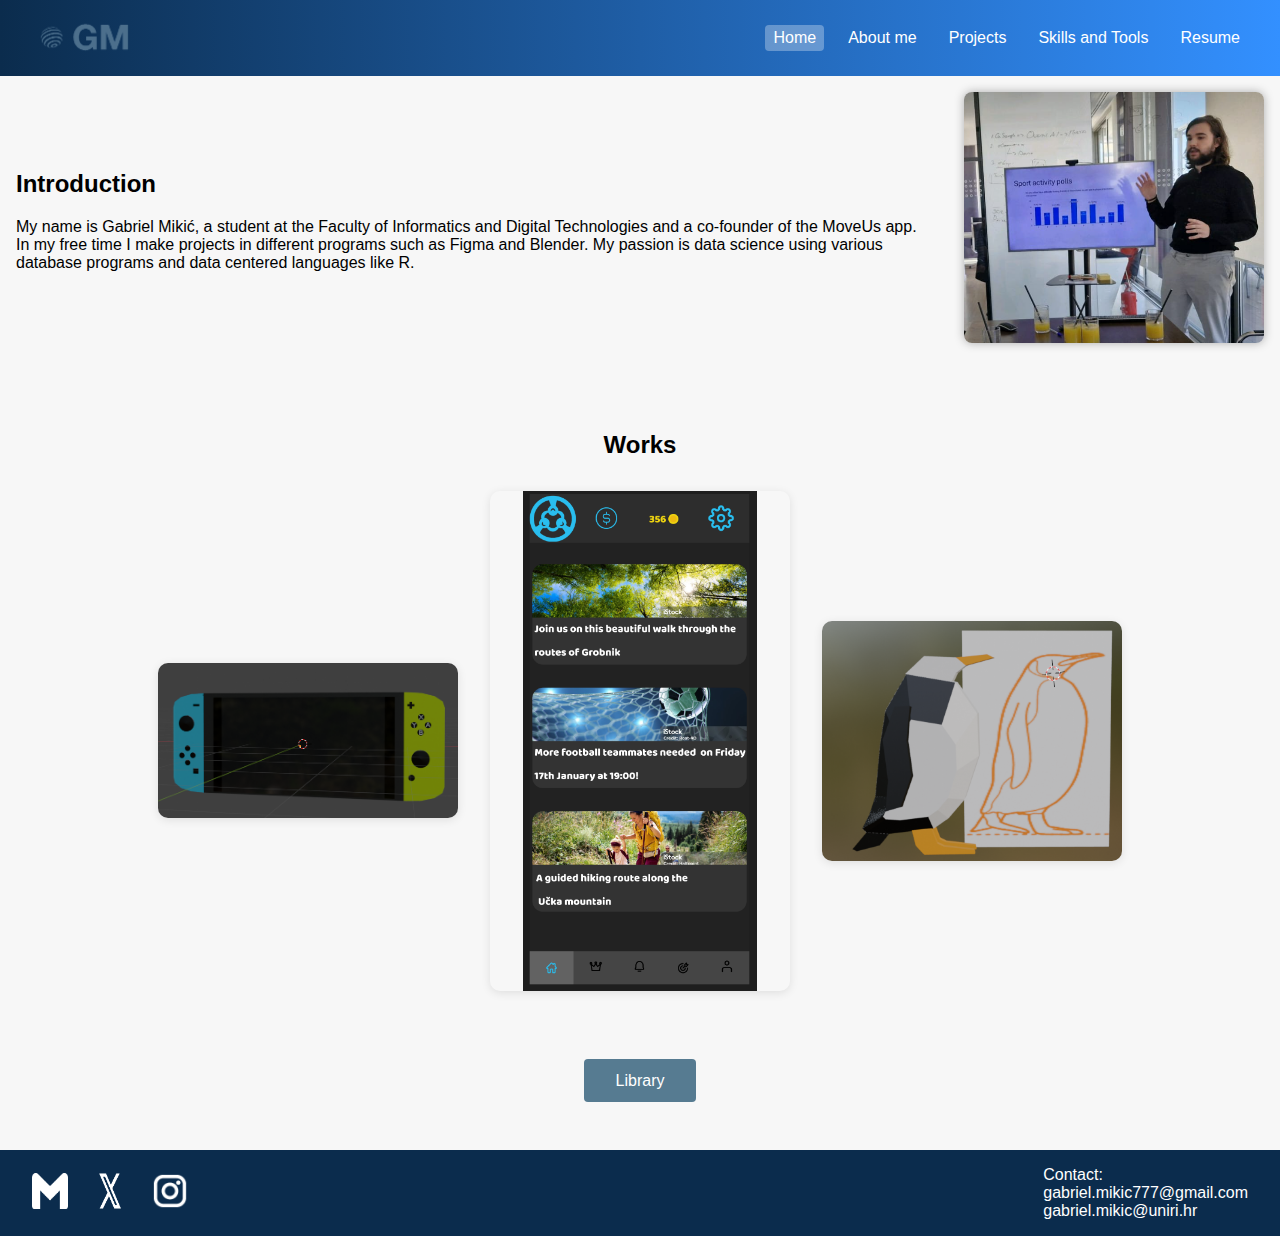
<file: index.html>
<!DOCTYPE html>
<html lang="en">
<head>
  <meta charset="UTF-8" />
  <meta name="viewport" content="width=device-width, initial-scale=1.0"/>
  <title>Gabriel Mikić Portfolio</title>
  <link rel="stylesheet" href="styles2.css" />
</head>
<body>
  <header>
    <div class="logo">
  <a href="index.html"> <img src="logo2.png" alt="GM Logo" class="logo-img" /> </a> </div>
    <nav id="nav-links">
      <a class="active" href="index.html">Home</a>
      <a href="about.html">About me</a>
      <a href="projects.html">Projects</a>
      <a href="skills.html">Skills and Tools</a>
      <a href="resume.html">Resume</a>
    </nav>
    <div class="hamburger" onclick="toggleMenu()">☰</div>
  </header>

  <main>
    <section class="intro">
      <div class="text">
        <h2>Introduction</h2>
        <p>My name is Gabriel Mikić, a student at the Faculty of Informatics and Digital Technologies and a co-founder of the MoveUs app. In my free time I make projects in different programs such as Figma and Blender. My passion is data science using various database programs and data centered languages like R.</p>
      </div>
      <div class="image">
       <a href="about.html"> <img src="presentation.png" alt="Gabriel presenting a project" /></a>
      </div>
    </section>

    <section class="works">
      <h2>Works</h2>
      <div class="centered-row">
         <a href="project_switch.html"> <img src="switch1.png" alt="Nintendo Switch Project" /> </a>
         <a href="project_mf.html"> <img src="motimate.png" alt="Mobile App UI" /> </a>
         <a href="project_penguin.html"> <img src="penguin.png" alt="Penguin Blender Art" /> </a>
      </div>
      <a href="projects.html"> <button class="library-btn">Library</button> </a>
    </section>
  </main>

  <footer>
    <div class="socials">
  <a href="https://mail.google.com" target="_blank">
    <img src="mail.png" alt="Gmail" class="social-icon" />
  </a>
  <a href="https://twitter.com" target="_blank">
    <img src="x.png" alt="X (Twitter)" class="social-icon" />
  </a>
  <a href="https://instagram.com" target="_blank">
    <img src="ig.png" alt="Instagram" class="social-icon" />
  </a>
</div>

    <div class="contact">
      <p>Contact:<br>
      gabriel.mikic777@gmail.com<br>
      gabriel.mikic@uniri.hr</p>
    </div>
  </footer>

  <script>
    function toggleMenu() {
      const nav = document.getElementById("nav-links");
      nav.classList.toggle("open");
    }
  </script>
</body>
</html>
</file>
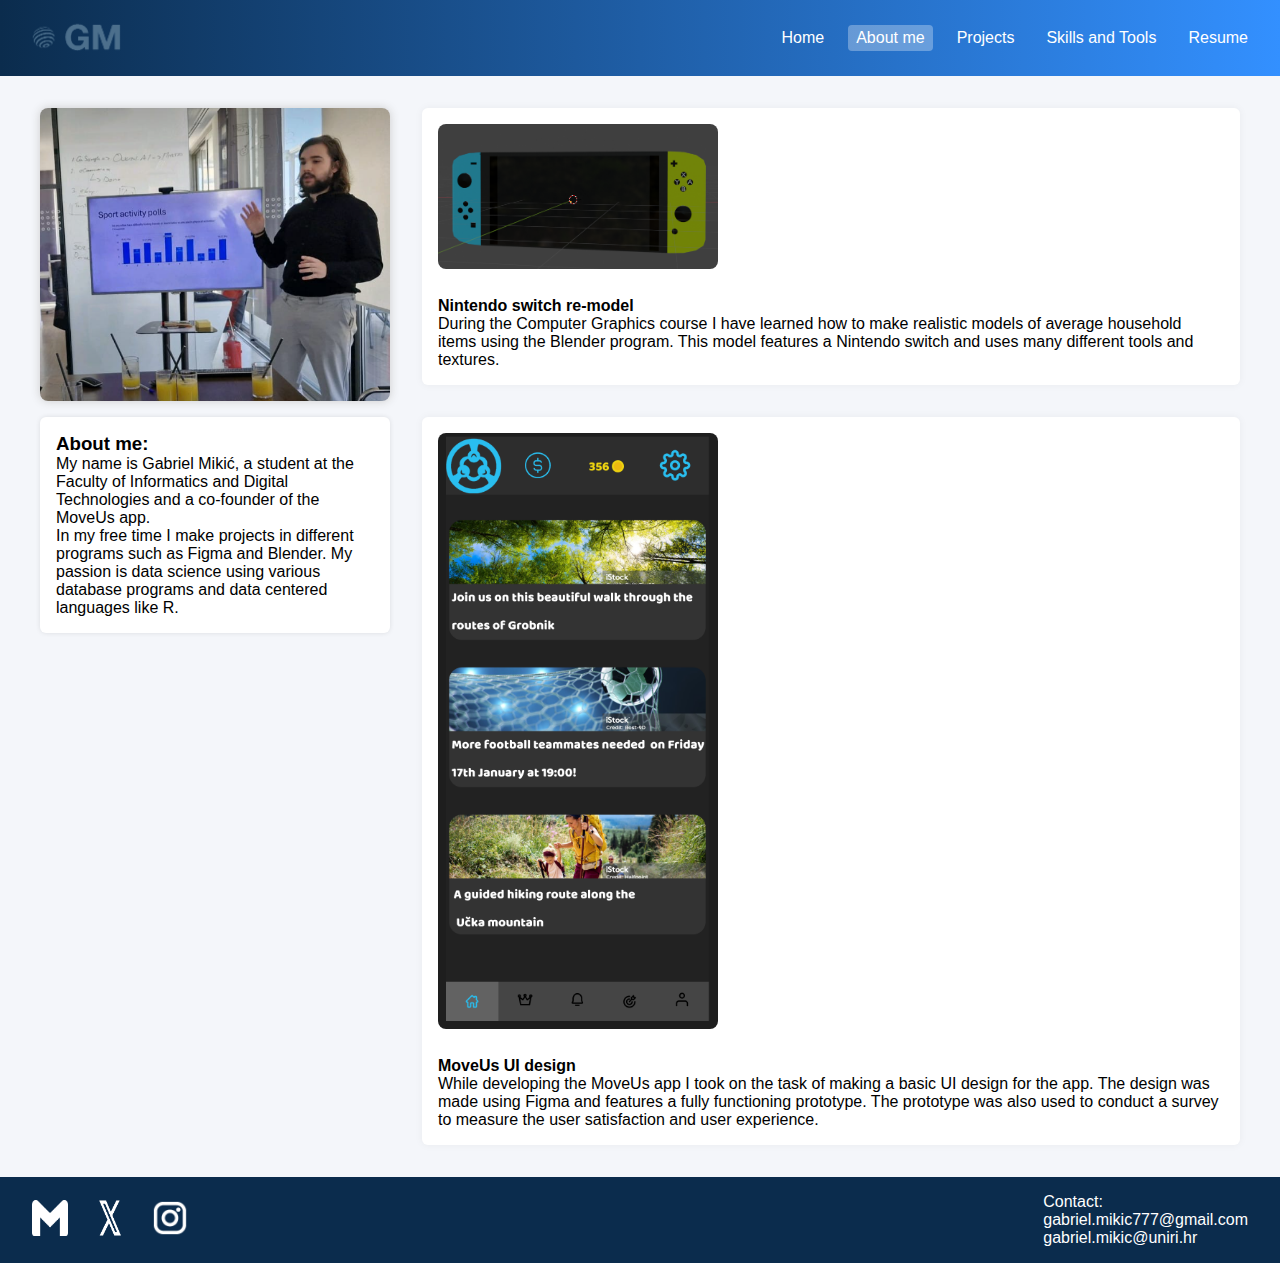
<file: about.html>
<!DOCTYPE html>
<html lang="en">
<head>
  <meta charset="UTF-8" />
  <meta name="viewport" content="width=device-width, initial-scale=1.0"/>
  <title>About Me - Gabriel Mikić</title>
  <link rel="stylesheet" href="about.css" />
</head>
<body>
  <header>
    <div class="header-container">
     <div class="logo">
  <a href="index.html"> <img src="logo2.png" alt="GM Logo" class="logo-img" /> </a> </div>
      <button class="hamburger" onclick="toggleMenu()">☰</button>
      <nav id="nav-links">
        <a href="index.html">Home</a>
        <a href="about.html" class="active">About me</a>
        <a href="projects.html">Projects</a>
        <a href="skills.html">Skills and Tools</a>
        <a href="resume.html">Resume</a>
      </nav>
    </div>
  </header>

  <main>
    <div class="about-container">
      <div class="about-left">
        <img src="presentation.png" alt="Gabriel Mikić presenting" class="profile-img" />
        <div class="bio">
          <h3>About me:</h3>
          <p>My name is Gabriel Mikić, a student at the Faculty of Informatics and Digital Technologies and a co-founder of the MoveUs app.</p>
          <p>In my free time I make projects in different programs such as Figma and Blender. My passion is data science using various database programs and data centered languages like R.</p>
        </div>
      </div>
      <div class="about-right">
        <div class="project">
          <a href="project_switch.html"><img src="switch1.png" alt="Nintendo Switch Re-model" /></a>
          <div class="project-desc">
            <h4>Nintendo switch re-model</h4>
            <p>During the Computer Graphics course I have learned how to make realistic models of average household items using the Blender program. This model features a Nintendo switch and uses many different tools and textures.</p>
          </div>
        </div>
        <div class="project">
          <a href="project_mf.html"> <img src="motimate.png" alt="MoveUs UI Design" /> </a>
          <div class="project-desc">
            <h4>MoveUs UI design</h4>
            <p>While developing the MoveUs app I took on the task of making a basic UI design for the app. The design was made using Figma and features a fully functioning prototype. The prototype was also used to conduct a survey to measure the user satisfaction and user experience.</p>
          </div>
        </div>
      </div>
    </div>
  </main>

  <footer>
    <div class="socials">
  <a href="https://mail.google.com" target="_blank">
    <img src="mail.png" alt="Gmail" class="social-icon" />
  </a>
  <a href="https://twitter.com" target="_blank">
    <img src="x.png" alt="X (Twitter)" class="social-icon" />
  </a>
  <a href="https://instagram.com" target="_blank">
    <img src="ig.png" alt="Instagram" class="social-icon" />
  </a>
</div>
    <div class="contact">
      <p>Contact:</p>
      <p>gabriel.mikic777@gmail.com</p>
      <p>gabriel.mikic@uniri.hr</p>
    </div>
  </footer>

  <script>
    function toggleMenu() {
      const nav = document.getElementById("nav-links");
      nav.classList.toggle("open");
    }
  </script>
</body>
</html>
</file>
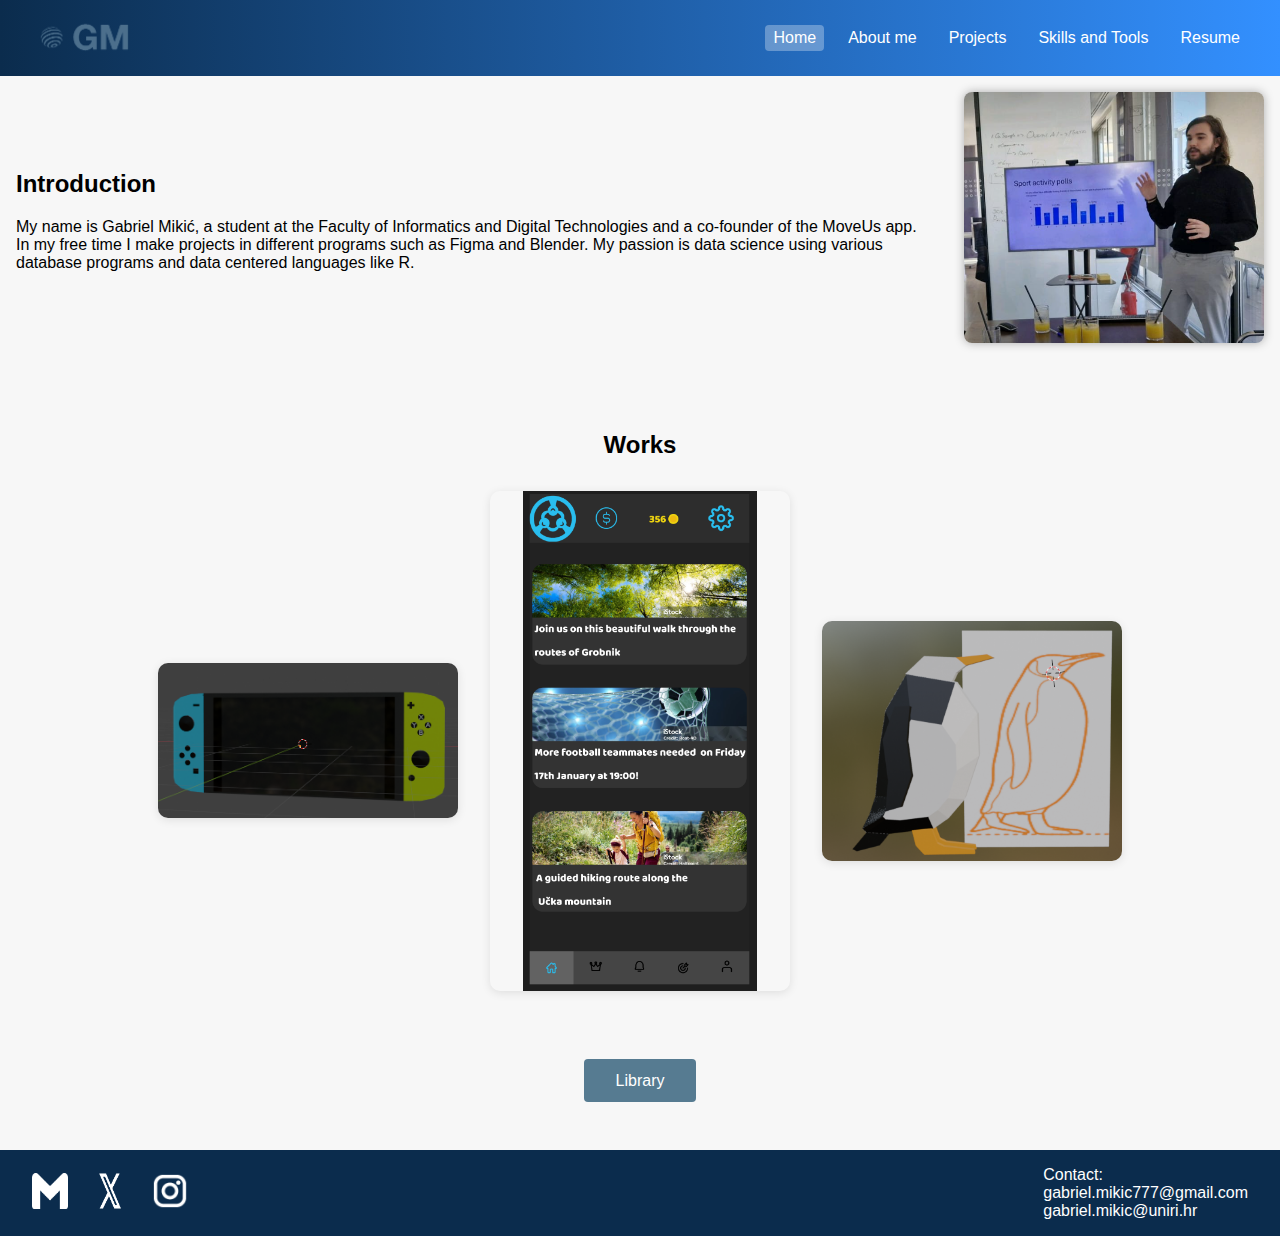
<file: home2.html>
<!DOCTYPE html>
<html lang="en">
<head>
  <meta charset="UTF-8" />
  <meta name="viewport" content="width=device-width, initial-scale=1.0"/>
  <title>Gabriel Mikić Portfolio</title>
  <link rel="stylesheet" href="styles2.css" />
</head>
<body>
  <header>
    <div class="logo">
  <a href="home2.html"> <img src="logo2.png" alt="GM Logo" class="logo-img" /> </a> </div>
    <nav id="nav-links">
      <a class="active" href="home2.html">Home</a>
      <a href="about.html">About me</a>
      <a href="projects.html">Projects</a>
      <a href="skills.html">Skills and Tools</a>
      <a href="resume.html">Resume</a>
    </nav>
    <div class="hamburger" onclick="toggleMenu()">☰</div>
  </header>

  <main>
    <section class="intro">
      <div class="text">
        <h2>Introduction</h2>
        <p>My name is Gabriel Mikić, a student at the Faculty of Informatics and Digital Technologies and a co-founder of the MoveUs app. In my free time I make projects in different programs such as Figma and Blender. My passion is data science using various database programs and data centered languages like R.</p>
      </div>
      <div class="image">
       <a href="about.html"> <img src="presentation.png" alt="Gabriel presenting a project" /></a>
      </div>
    </section>

    <section class="works">
      <h2>Works</h2>
      <div class="centered-row">
         <a href="project_switch.html"> <img src="switch1.png" alt="Nintendo Switch Project" /> </a>
         <a href="project_mf.html"> <img src="motimate.png" alt="Mobile App UI" /> </a>
         <a href="project_penguin.html"> <img src="penguin.png" alt="Penguin Blender Art" /> </a>
      </div>
      <a href="projects.html"> <button class="library-btn">Library</button> </a>
    </section>
  </main>

  <footer>
    <div class="socials">
  <a href="https://mail.google.com" target="_blank">
    <img src="mail.png" alt="Gmail" class="social-icon" />
  </a>
  <a href="https://twitter.com" target="_blank">
    <img src="x.png" alt="X (Twitter)" class="social-icon" />
  </a>
  <a href="https://instagram.com" target="_blank">
    <img src="ig.png" alt="Instagram" class="social-icon" />
  </a>
</div>

    <div class="contact">
      <p>Contact:<br>
      gabriel.mikic777@gmail.com<br>
      gabriel.mikic@uniri.hr</p>
    </div>
  </footer>

  <script>
    function toggleMenu() {
      const nav = document.getElementById("nav-links");
      nav.classList.toggle("open");
    }
  </script>
</body>
</html>
</file>
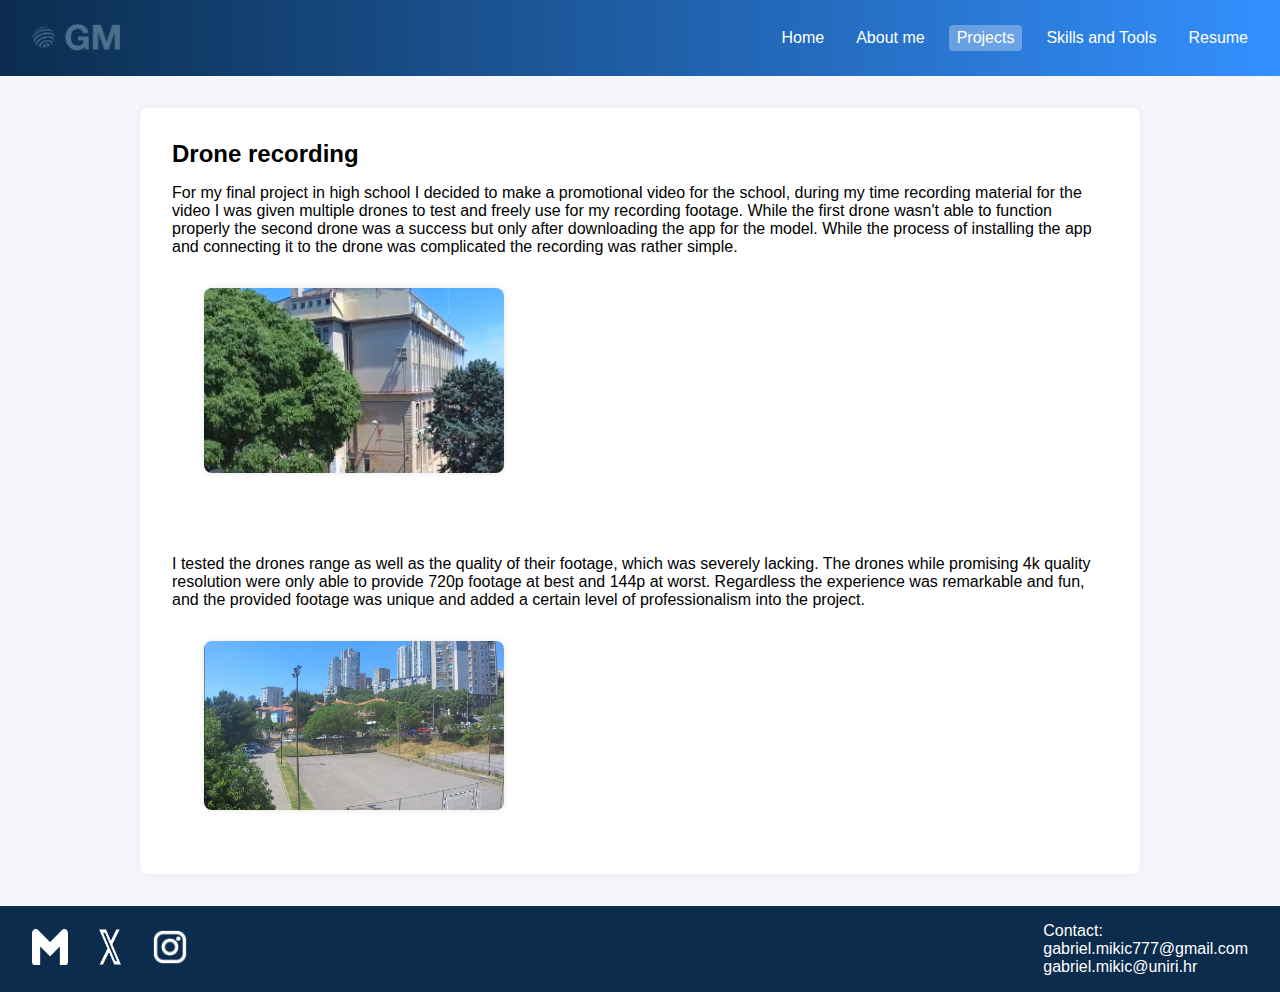
<file: project_drone.html>
<!DOCTYPE html>
<html lang="en">
<head>
  <meta charset="UTF-8" />
  <meta name="viewport" content="width=device-width, initial-scale=1.0"/>
  <title>Drone recording - Gabriel Mikić</title>
  <link rel="stylesheet" href="project_switch.css" />
</head>
<body>
  <header>
    <div class="header-container">
      <div class="logo">
        <a href="index.html">
          <img src="logo2.png" alt="GM Logo" class="logo-img" />
        </a>
      </div>
      <button class="hamburger" onclick="toggleMenu()">☰</button>
      <nav id="nav-links">
        <a href="index.html">Home</a>
        <a href="about.html">About me</a>
        <a href="projects.html" class="active">Projects</a>
        <a href="skills.html">Skills and Tools</a>
        <a href="resume.html">Resume</a>
      </nav>
    </div>
  </header>

  <main>
    <div class="project-detail-container">
      <h2>Drone recording</h2>
      <div class="description-block">
  <p>
   For my final project in high school I decided to make a promotional video for the school, during my time recording material for the video I was given multiple drones to test and freely use for my recording footage.
   While the first drone wasn't able to function properly the second drone was a success but only after downloading the app for the model. While the process of installing the app and connecting it to the drone was complicated the recording 
   was rather simple.
  </p>
  <br>
  <img src="school.png" alt="Aerial view of the school" />
</div>

<div class="description-block">
  <br>
  <p>
	I tested the drones range as well as the quality of their footage, which was severely lacking. The drones while promising 4k quality resolution were only able to provide 720p footage at best and 144p at worst.
	Regardless the experience was remarkable and fun, and the provided footage was unique and added a certain level of professionalism into the project.
  </p>
  <br>
  <img src="drone.png" alt="A different view from the drone" />
</div>
    </div>
  </main>

  <footer>
    <div class="socials">
  <a href="https://mail.google.com" target="_blank">
    <img src="mail.png" alt="Gmail" class="social-icon" />
  </a>
  <a href="https://twitter.com" target="_blank">
    <img src="x.png" alt="X (Twitter)" class="social-icon" />
  </a>
  <a href="https://instagram.com" target="_blank">
    <img src="ig.png" alt="Instagram" class="social-icon" />
  </a>
</div>
    <div class="contact">
      <p>Contact:</p>
      <p>gabriel.mikic777@gmail.com</p>
      <p>gabriel.mikic@uniri.hr</p>
    </div>
  </footer>

  <script>
    function toggleMenu() {
      const nav = document.getElementById("nav-links");
      nav.classList.toggle("open");
    }
  </script>
</body>
</html>
</file>
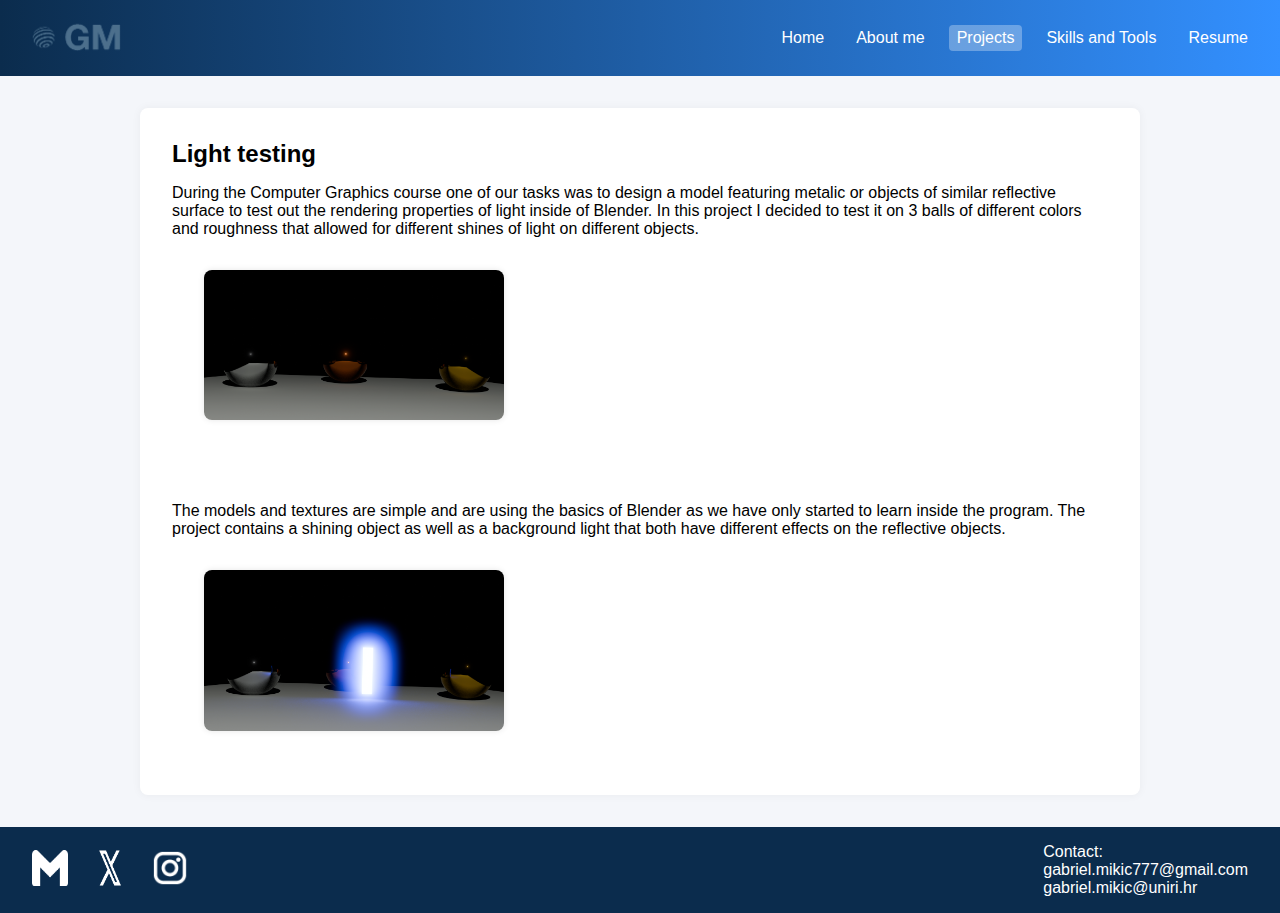
<file: project_light.html>
<!DOCTYPE html>
<html lang="en">
<head>
  <meta charset="UTF-8" />
  <meta name="viewport" content="width=device-width, initial-scale=1.0"/>
  <title>Light testing project - Gabriel Mikić</title>
  <link rel="stylesheet" href="project_switch.css" />
</head>
<body>
  <header>
    <div class="header-container">
      <div class="logo">
        <a href="index.html">
          <img src="logo2.png" alt="GM Logo" class="logo-img" />
        </a>
      </div>
      <button class="hamburger" onclick="toggleMenu()">☰</button>
      <nav id="nav-links">
        <a href="index.html">Home</a>
        <a href="about.html">About me</a>
        <a href="projects.html" class="active">Projects</a>
        <a href="skills.html">Skills and Tools</a>
        <a href="resume.html">Resume</a>
      </nav>
    </div>
  </header>

  <main>
    <div class="project-detail-container">
      <h2>Light testing</h2>
      <div class="description-block">
  <p>
    During the Computer Graphics course one of our tasks was to design a model featuring metalic or objects of similar reflective surface to test out the rendering properties of light inside of Blender.
	In this project I decided to test it on 3 balls of different colors and roughness that allowed for different shines of light on different objects.
  </p>
  <br>
  <img src="balls.png" alt="Light testing project - no shining object" />
</div>

<div class="description-block">
  <br>
  <p>
    The models and textures are simple and are using the basics of Blender as we have only started to learn inside the program. The project contains a shining object as well as a background light
	that both have different effects on the reflective objects. 
  </p>
  <br>
  <img src="ball2.png" alt="Light testing project - shining object" />
</div>
    </div>
  </main>

  <footer>
    <div class="socials">
  <a href="https://mail.google.com" target="_blank">
    <img src="mail.png" alt="Gmail" class="social-icon" />
  </a>
  <a href="https://twitter.com" target="_blank">
    <img src="x.png" alt="X (Twitter)" class="social-icon" />
  </a>
  <a href="https://instagram.com" target="_blank">
    <img src="ig.png" alt="Instagram" class="social-icon" />
  </a>
</div>
    <div class="contact">
      <p>Contact:</p>
      <p>gabriel.mikic777@gmail.com</p>
      <p>gabriel.mikic@uniri.hr</p>
    </div>
  </footer>

  <script>
    function toggleMenu() {
      const nav = document.getElementById("nav-links");
      nav.classList.toggle("open");
    }
  </script>
</body>
</html>
</file>
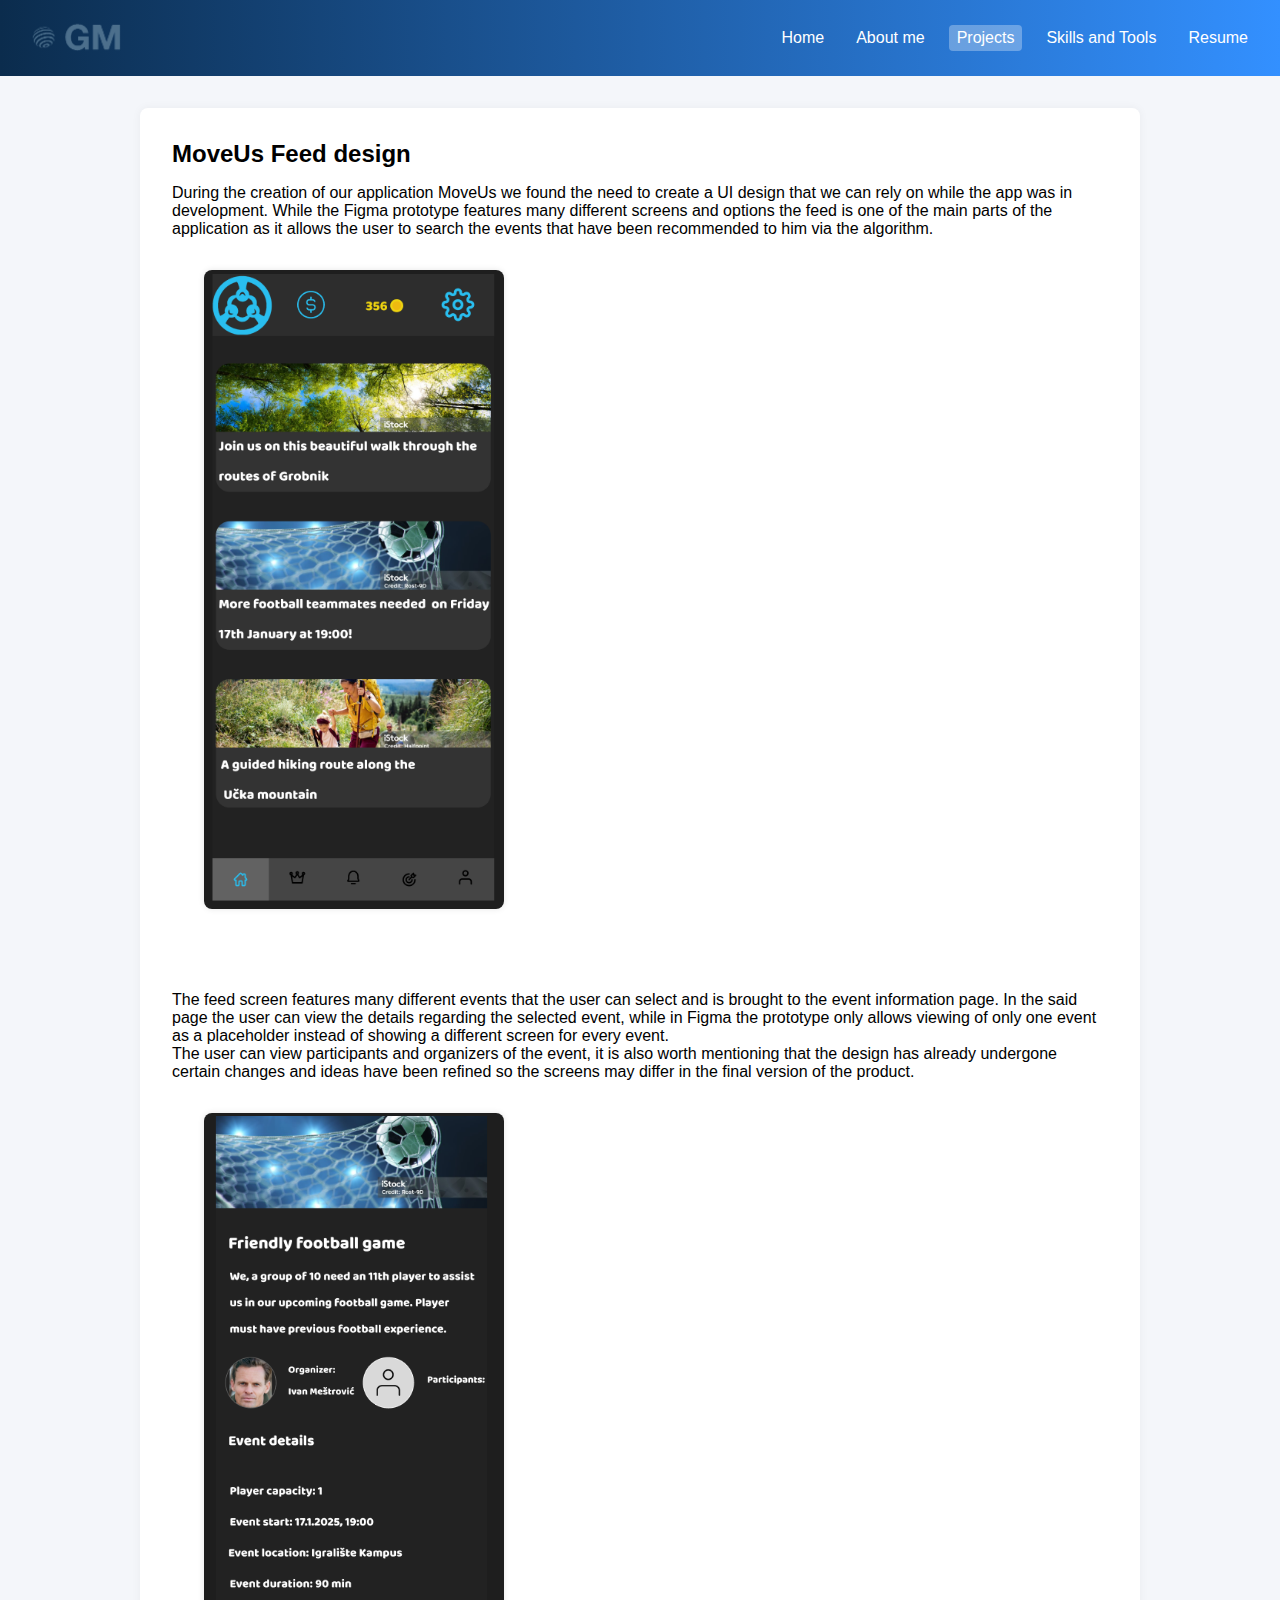
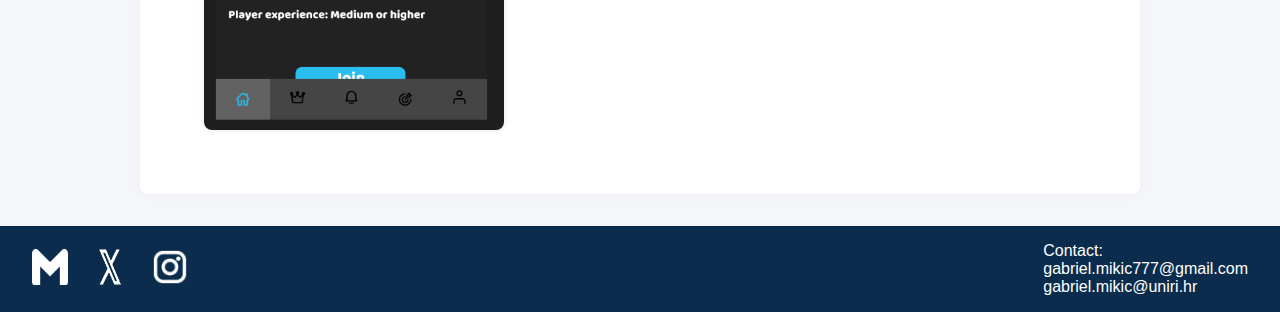
<file: project_mf.html>
<!DOCTYPE html>
<html lang="en">
<head>
  <meta charset="UTF-8" />
  <meta name="viewport" content="width=device-width, initial-scale=1.0"/>
  <title>MoveUs Feed - Gabriel Mikić</title>
  <link rel="stylesheet" href="project_switch.css" />
</head>
<body>
  <header>
    <div class="header-container">
      <div class="logo">
        <a href="index.html">
          <img src="logo2.png" alt="GM Logo" class="logo-img" />
        </a>
      </div>
      <button class="hamburger" onclick="toggleMenu()">☰</button>
      <nav id="nav-links">
        <a href="index.html">Home</a>
        <a href="about.html">About me</a>
        <a href="projects.html" class="active">Projects</a>
        <a href="skills.html">Skills and Tools</a>
        <a href="resume.html">Resume</a>
      </nav>
    </div>
  </header>

  <main>
    <div class="project-detail-container">
      <h2>MoveUs Feed design</h2>
      <div class="description-block">
  <p>
    During the creation of our application MoveUs we found the need to create a UI design that we can rely on while the app was in development. While the Figma prototype features many different screens
	and options the feed is one of the main parts of the application as it allows the user to search the events that have been recommended to him via the algorithm.
  </p>
  <br>
  <img src="motimate.png" alt="Figma feed UI" />
</div>

<div class="description-block">
  <br>
  <p>
    The feed screen features many different events that the user can select and is brought to the event information page. In the said page the user can view the details regarding the selected event, 
	while in Figma the prototype only allows viewing of only one event as a placeholder instead of showing a different screen for every event. <br>The user can view participants and organizers of the event, it 
	is also worth mentioning that the design has already undergone certain changes and ideas have been refined so the screens may differ in the final version of the product.
  </p>
  <br>
  <img src="event.png" alt="Event information UI" />
</div>
    </div>
  </main>

  <footer>
    <div class="socials">
  <a href="https://mail.google.com" target="_blank">
    <img src="mail.png" alt="Gmail" class="social-icon" />
  </a>
  <a href="https://twitter.com" target="_blank">
    <img src="x.png" alt="X (Twitter)" class="social-icon" />
  </a>
  <a href="https://instagram.com" target="_blank">
    <img src="ig.png" alt="Instagram" class="social-icon" />
  </a>
</div>
    <div class="contact">
      <p>Contact:</p>
      <p>gabriel.mikic777@gmail.com</p>
      <p>gabriel.mikic@uniri.hr</p>
    </div>
  </footer>

  <script>
    function toggleMenu() {
      const nav = document.getElementById("nav-links");
      nav.classList.toggle("open");
    }
  </script>
</body>
</html>
</file>
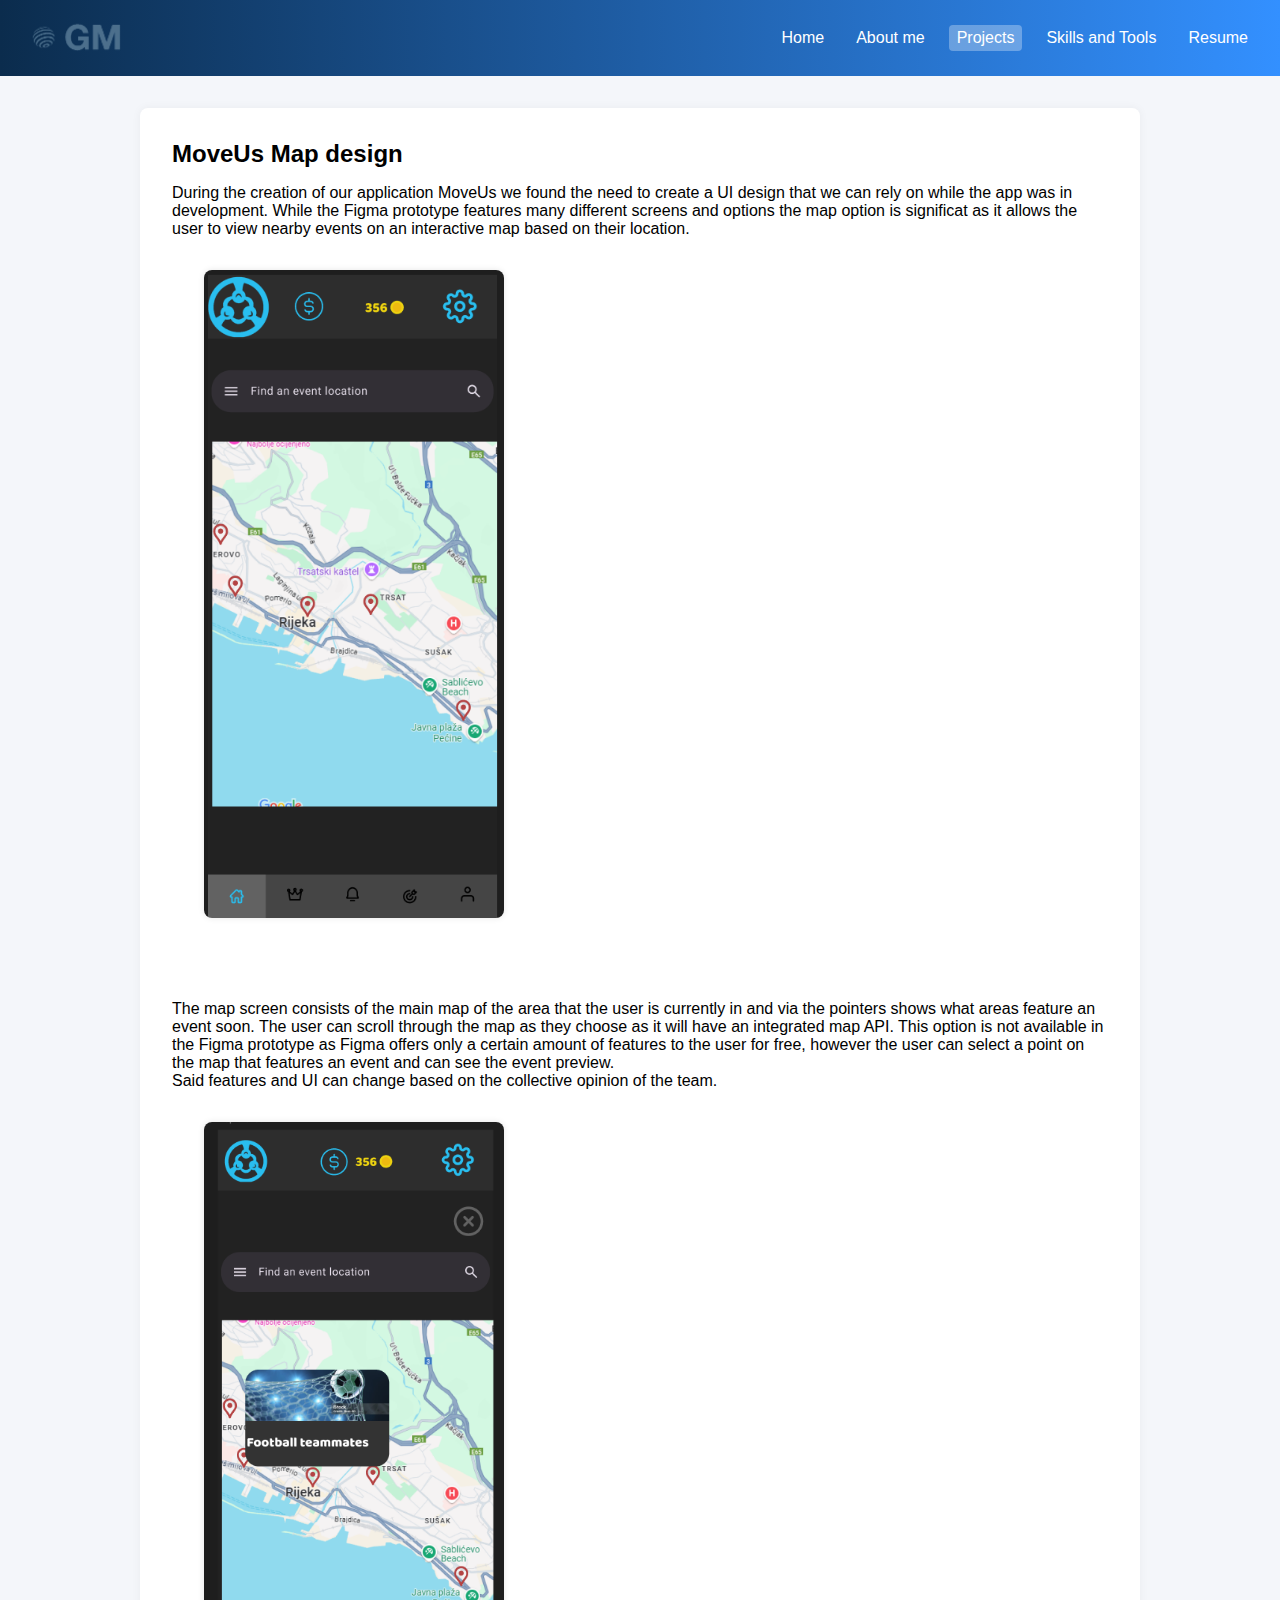
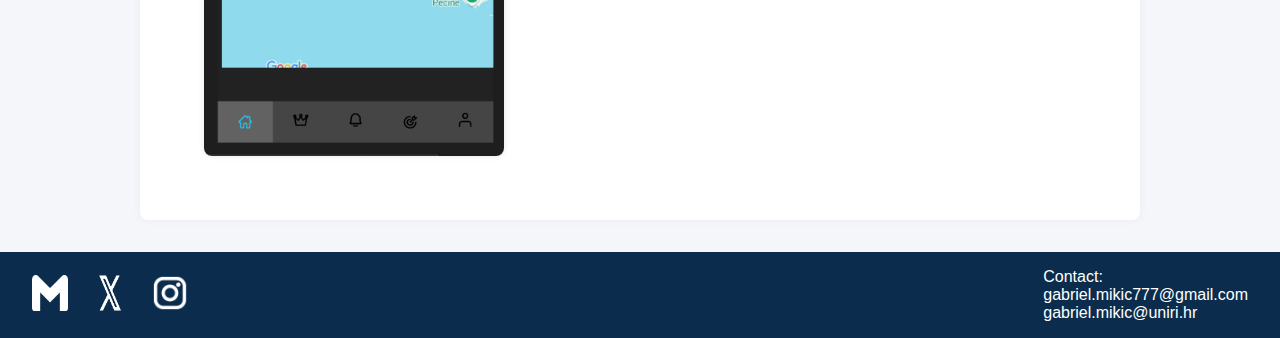
<file: project_mm.html>
<!DOCTYPE html>
<html lang="en">
<head>
  <meta charset="UTF-8" />
  <meta name="viewport" content="width=device-width, initial-scale=1.0"/>
  <title>MoveUs Map - Gabriel Mikić</title>
  <link rel="stylesheet" href="project_switch.css" />
</head>
<body>
  <header>
    <div class="header-container">
      <div class="logo">
        <a href="index.html">
          <img src="logo2.png" alt="GM Logo" class="logo-img" />
        </a>
      </div>
      <button class="hamburger" onclick="toggleMenu()">☰</button>
      <nav id="nav-links">
        <a href="index.html">Home</a>
        <a href="about.html">About me</a>
        <a href="projects.html" class="active">Projects</a>
        <a href="skills.html">Skills and Tools</a>
        <a href="resume.html">Resume</a>
      </nav>
    </div>
  </header>

  <main>
    <div class="project-detail-container">
      <h2>MoveUs Map design</h2>
      <div class="description-block">
  <p>
    During the creation of our application MoveUs we found the need to create a UI design that we can rely on while the app was in development. While the Figma prototype features many different screens
	and options the map option is significat as it allows the user to view nearby events on an interactive map based on their location.
  </p>
  <br>
  <img src="motimap.png" alt="Figma Map UI" />
</div>

<div class="description-block">
  <br>
  <p>
    The map screen consists of the main map of the area that the user is currently in and via the pointers shows what areas feature an event soon. The user can scroll through
	the map as they choose as it will have an integrated map API. This option is not available in the Figma prototype as Figma offers only a certain amount of features to the user for free,
	however the user can select a point on the map that features an event and can see the event preview. <br> Said features and UI can change based on the collective opinion of the team.
  </p>
  <br>
  <img src="map.png" alt="Figma Map - Event selected" />
</div>
    </div>
  </main>

  <footer>
    <div class="socials">
  <a href="https://mail.google.com" target="_blank">
    <img src="mail.png" alt="Gmail" class="social-icon" />
  </a>
  <a href="https://twitter.com" target="_blank">
    <img src="x.png" alt="X (Twitter)" class="social-icon" />
  </a>
  <a href="https://instagram.com" target="_blank">
    <img src="ig.png" alt="Instagram" class="social-icon" />
  </a>
</div>
    <div class="contact">
      <p>Contact:</p>
      <p>gabriel.mikic777@gmail.com</p>
      <p>gabriel.mikic@uniri.hr</p>
    </div>
  </footer>

  <script>
    function toggleMenu() {
      const nav = document.getElementById("nav-links");
      nav.classList.toggle("open");
    }
  </script>
</body>
</html>
</file>
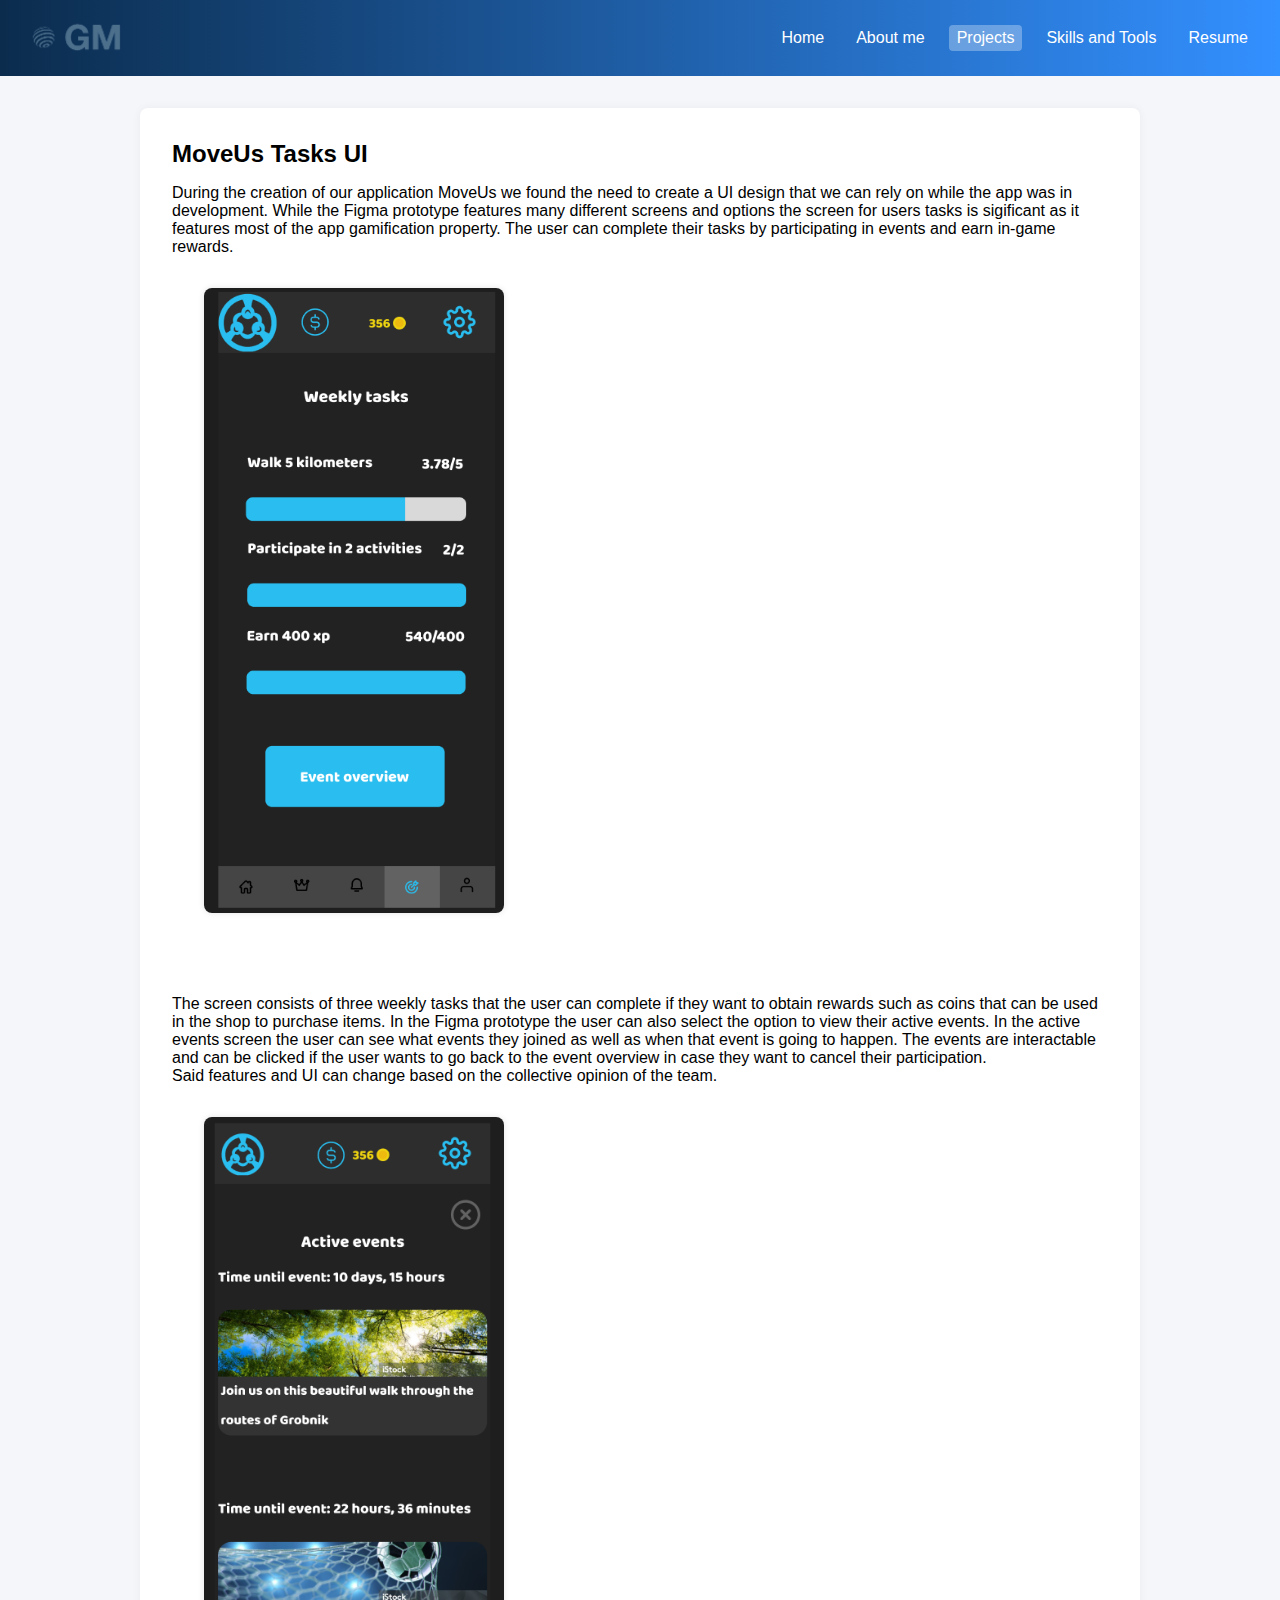
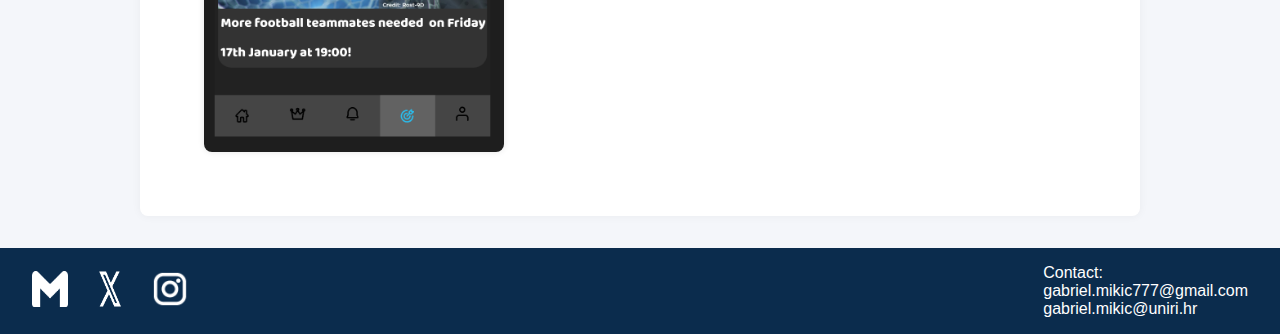
<file: project_mt.html>
<!DOCTYPE html>
<html lang="en">
<head>
  <meta charset="UTF-8" />
  <meta name="viewport" content="width=device-width, initial-scale=1.0"/>
  <title>MoveUs Tasks - Gabriel Mikić</title>
  <link rel="stylesheet" href="project_switch.css" />
</head>
<body>
  <header>
    <div class="header-container">
      <div class="logo">
        <a href="index.html">
          <img src="logo2.png" alt="GM Logo" class="logo-img" />
        </a>
      </div>
      <button class="hamburger" onclick="toggleMenu()">☰</button>
      <nav id="nav-links">
        <a href="index.html">Home</a>
        <a href="about.html">About me</a>
        <a href="projects.html" class="active">Projects</a>
        <a href="skills.html">Skills and Tools</a>
        <a href="resume.html">Resume</a>
      </nav>
    </div>
  </header>

  <main>
    <div class="project-detail-container">
      <h2>MoveUs Tasks UI</h2>
      <div class="description-block">
  <p>
    During the creation of our application MoveUs we found the need to create a UI design that we can rely on while the app was in development. While the Figma prototype features many different screens
	and options the screen for users tasks is sigificant as it features most of the app gamification property. The user can complete their tasks by participating in events and earn in-game rewards.
  </p>
  <br>
  <img src="motasks.png" alt="Figma Tasks UI" />
</div>

<div class="description-block">
  <br>
  <p>
    The screen consists of three weekly tasks that the user can complete if they want to obtain rewards such as coins that can be used in the shop to purchase items. In the Figma prototype the user
	can also select the option to view their active events. In the active events screen the user can see what events they joined as well as when that event is going to happen. The events are interactable and can
	be clicked if the user wants to go back to the event overview in case they want to cancel their participation. <br> Said features and UI can change based on the collective opinion of the team.
  </p>
  <br>
  <img src="active.png" alt="Figma Tasks - events" />
</div>
    </div>
  </main>

  <footer>
    <div class="socials">
  <a href="https://mail.google.com" target="_blank">
    <img src="mail.png" alt="Gmail" class="social-icon" />
  </a>
  <a href="https://twitter.com" target="_blank">
    <img src="x.png" alt="X (Twitter)" class="social-icon" />
  </a>
  <a href="https://instagram.com" target="_blank">
    <img src="ig.png" alt="Instagram" class="social-icon" />
  </a>
</div>
    <div class="contact">
      <p>Contact:</p>
      <p>gabriel.mikic777@gmail.com</p>
      <p>gabriel.mikic@uniri.hr</p>
    </div>
  </footer>

  <script>
    function toggleMenu() {
      const nav = document.getElementById("nav-links");
      nav.classList.toggle("open");
    }
  </script>
</body>
</html>
</file>
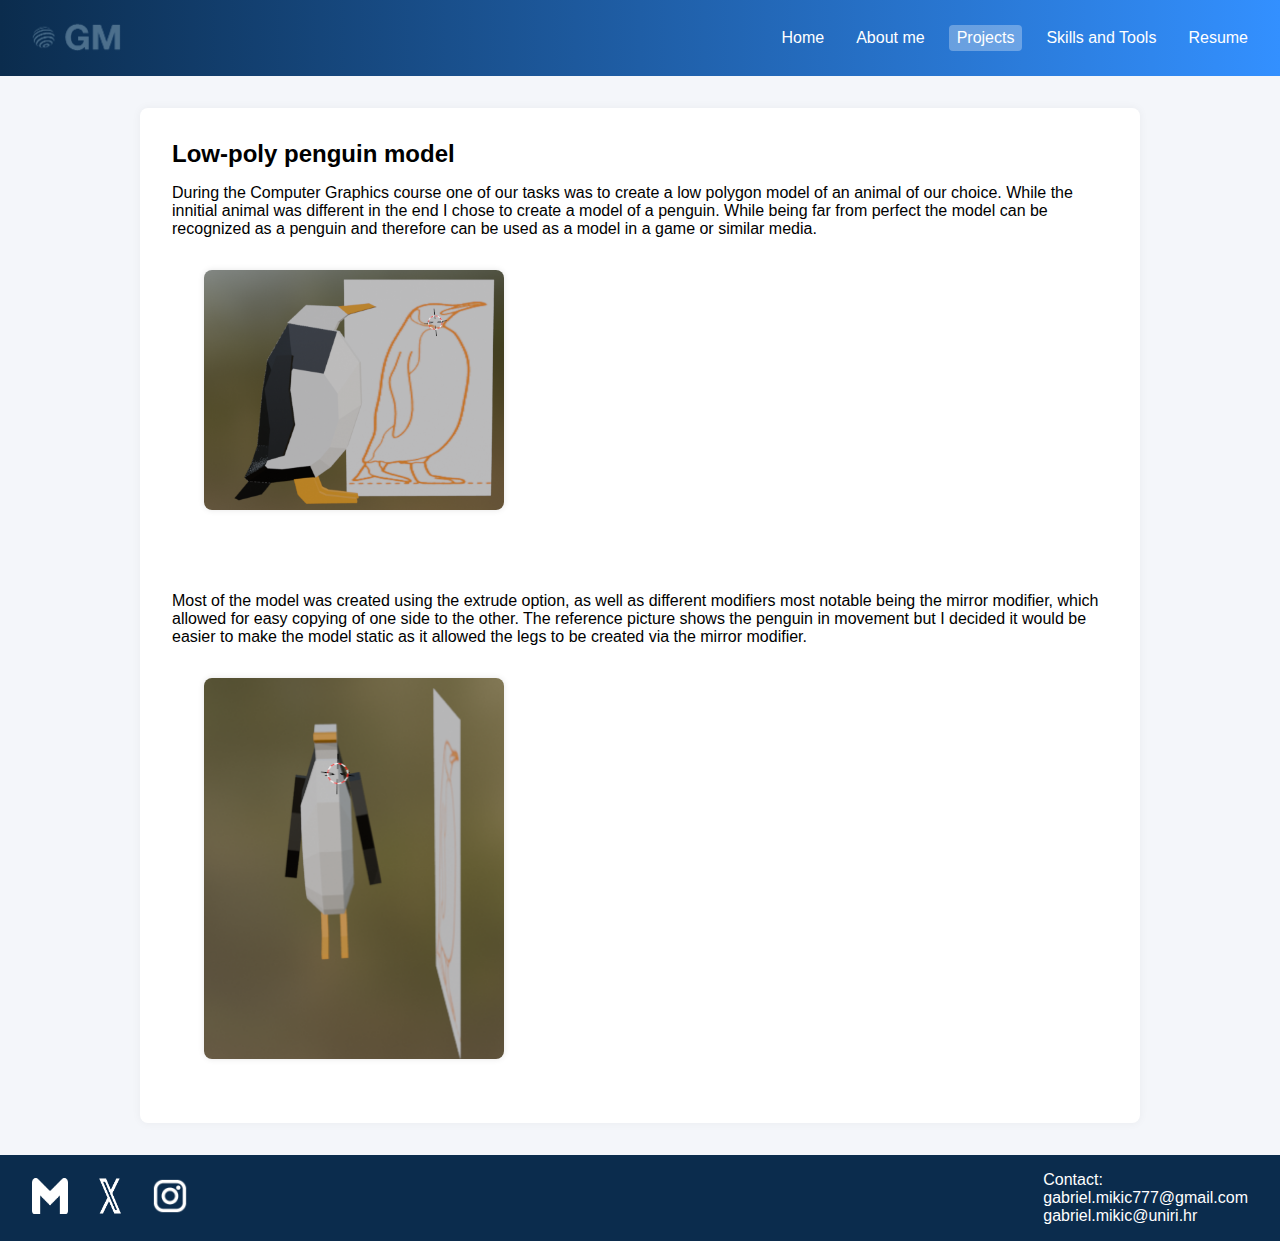
<file: project_penguin.html>
<!DOCTYPE html>
<html lang="en">
<head>
  <meta charset="UTF-8" />
  <meta name="viewport" content="width=device-width, initial-scale=1.0"/>
  <title>Blender penguin model - Gabriel Mikić</title>
  <link rel="stylesheet" href="project_switch.css" />
</head>
<body>
  <header>
    <div class="header-container">
      <div class="logo">
        <a href="index.html">
          <img src="logo2.png" alt="GM Logo" class="logo-img" />
        </a>
      </div>
      <button class="hamburger" onclick="toggleMenu()">☰</button>
      <nav id="nav-links">
        <a href="index.html">Home</a>
        <a href="about.html">About me</a>
        <a href="projects.html" class="active">Projects</a>
        <a href="skills.html">Skills and Tools</a>
        <a href="resume.html">Resume</a>
      </nav>
    </div>
  </header>

  <main>
    <div class="project-detail-container">
      <h2>Low-poly penguin model</h2>
      <div class="description-block">
  <p>
    During the Computer Graphics course one of our tasks was to create a low polygon model of an animal of our choice. While the innitial animal was different 
	in the end I chose to create a model of a penguin. While being far from perfect the model can be recognized as a penguin and therefore can be used as a model in a game or similar media.
  </p>
  <br>
  <img src="penguin.png" alt="Penguin model overview" />
</div>

<div class="description-block">
  <br>
  <p>
    Most of the model was created using the extrude option, as well as different modifiers most notable being the mirror modifier, which allowed for easy copying of one side to the other.
	The reference picture shows the penguin in movement but I decided it would be easier to make the model static as it allowed the legs to be created via the mirror modifier.
  </p>
  <br>
  <img src="penguin2.png" alt="Penguin front view" />
</div>
    </div>
  </main>

  <footer>
    <div class="socials">
  <a href="https://mail.google.com" target="_blank">
    <img src="mail.png" alt="Gmail" class="social-icon" />
  </a>
  <a href="https://twitter.com" target="_blank">
    <img src="x.png" alt="X (Twitter)" class="social-icon" />
  </a>
  <a href="https://instagram.com" target="_blank">
    <img src="ig.png" alt="Instagram" class="social-icon" />
  </a>
</div>
    <div class="contact">
      <p>Contact:</p>
      <p>gabriel.mikic777@gmail.com</p>
      <p>gabriel.mikic@uniri.hr</p>
    </div>
  </footer>

  <script>
    function toggleMenu() {
      const nav = document.getElementById("nav-links");
      nav.classList.toggle("open");
    }
  </script>
</body>
</html>
</file>
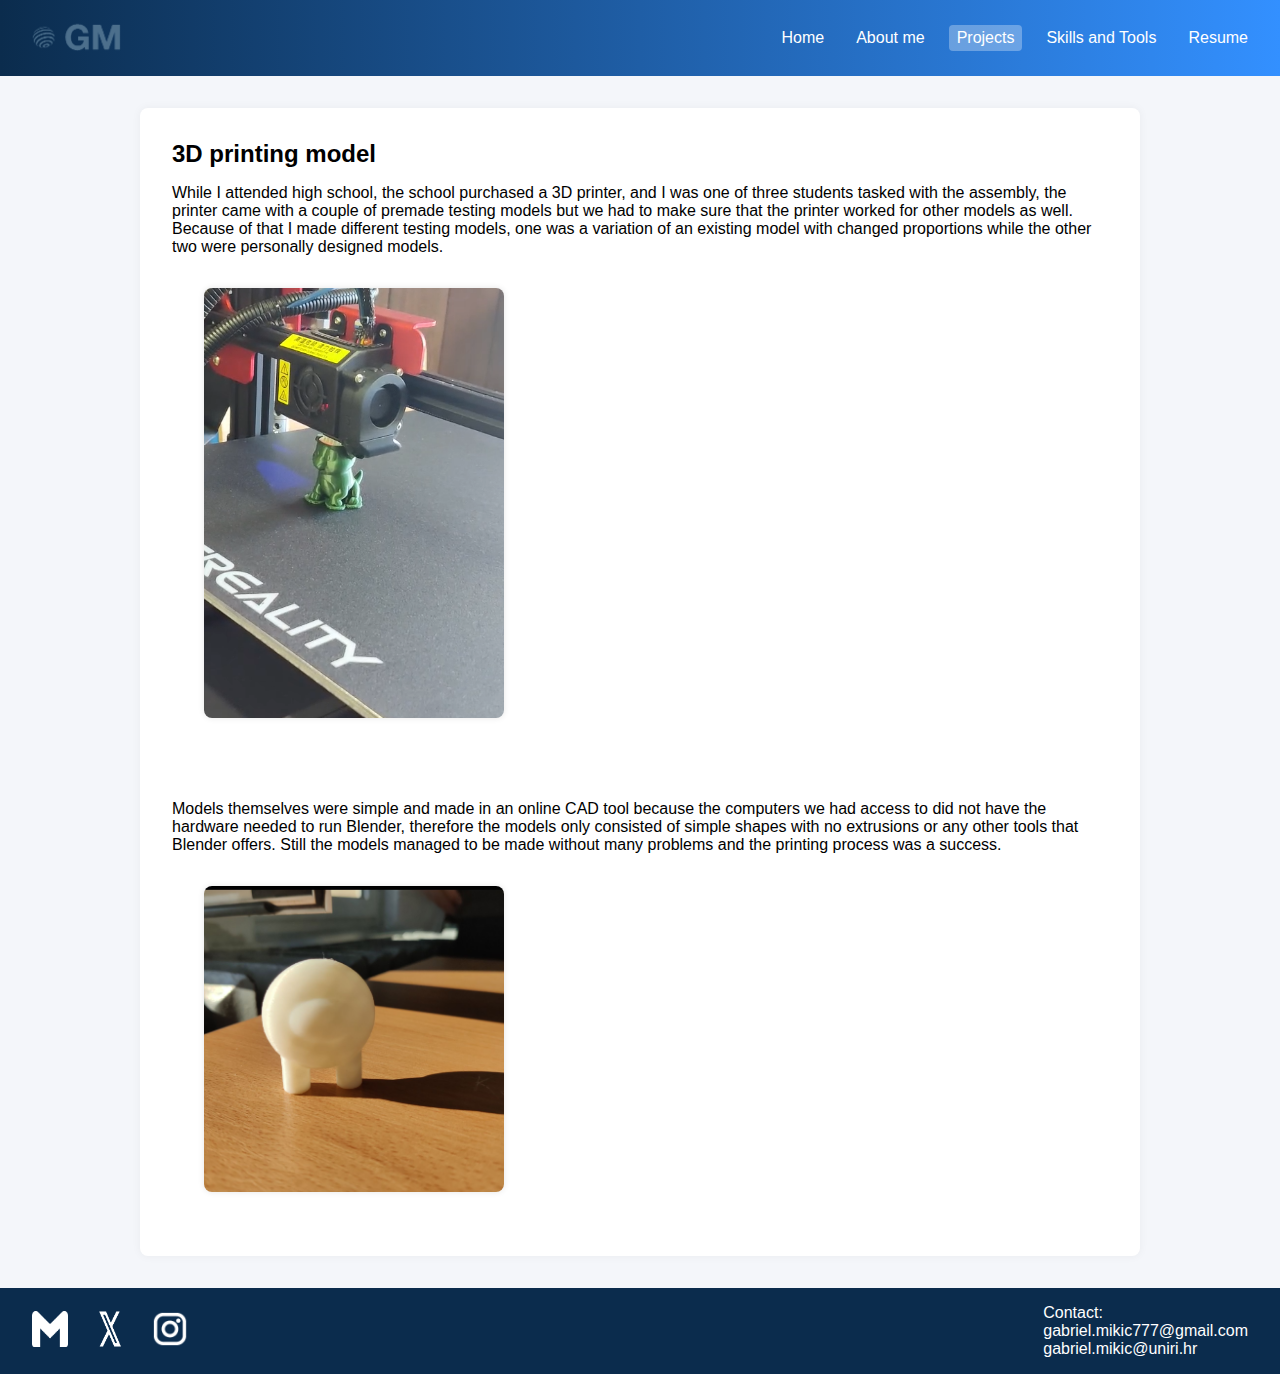
<file: project_print.html>
<!DOCTYPE html>
<html lang="en">
<head>
  <meta charset="UTF-8" />
  <meta name="viewport" content="width=device-width, initial-scale=1.0"/>
  <title>3D print - Gabriel Mikić</title>
  <link rel="stylesheet" href="project_switch.css" />
</head>
<body>
  <header>
    <div class="header-container">
      <div class="logo">
        <a href="index.html">
          <img src="logo2.png" alt="GM Logo" class="logo-img" />
        </a>
      </div>
      <button class="hamburger" onclick="toggleMenu()">☰</button>
      <nav id="nav-links">
        <a href="index.html">Home</a>
        <a href="about.html">About me</a>
        <a href="projects.html" class="active">Projects</a>
        <a href="skills.html">Skills and Tools</a>
        <a href="resume.html">Resume</a>
      </nav>
    </div>
  </header>

  <main>
    <div class="project-detail-container">
      <h2>3D printing model</h2>
      <div class="description-block">
  <p>
   While I attended high school, the school purchased a 3D printer, and I was one of three students tasked with the assembly, the printer came with a couple of premade testing models but we had to make sure that the printer worked for other models as well.
   Because of that I made different testing models, one was a variation of an existing model with changed proportions while the other two were personally designed models. 
  </p>
  <br>
  <img src="print.png" alt="Model being printed" />
</div>

<div class="description-block">
  <br>
  <p>
	Models themselves were simple and made in an online CAD tool because the computers we had access to did not have the hardware needed to run Blender, therefore the models only consisted of simple shapes with no extrusions or any other tools that Blender
	offers. Still the models managed to be made without many problems and the printing process was a success. 
  </p>
  <br>
  <img src="mogus.png" alt="Different made model" />
</div>
    </div>
  </main>

  <footer>
    <div class="socials">
  <a href="https://mail.google.com" target="_blank">
    <img src="mail.png" alt="Gmail" class="social-icon" />
  </a>
  <a href="https://twitter.com" target="_blank">
    <img src="x.png" alt="X (Twitter)" class="social-icon" />
  </a>
  <a href="https://instagram.com" target="_blank">
    <img src="ig.png" alt="Instagram" class="social-icon" />
  </a>
</div>
    <div class="contact">
      <p>Contact:</p>
      <p>gabriel.mikic777@gmail.com</p>
      <p>gabriel.mikic@uniri.hr</p>
    </div>
  </footer>

  <script>
    function toggleMenu() {
      const nav = document.getElementById("nav-links");
      nav.classList.toggle("open");
    }
  </script>
</body>
</html>
</file>
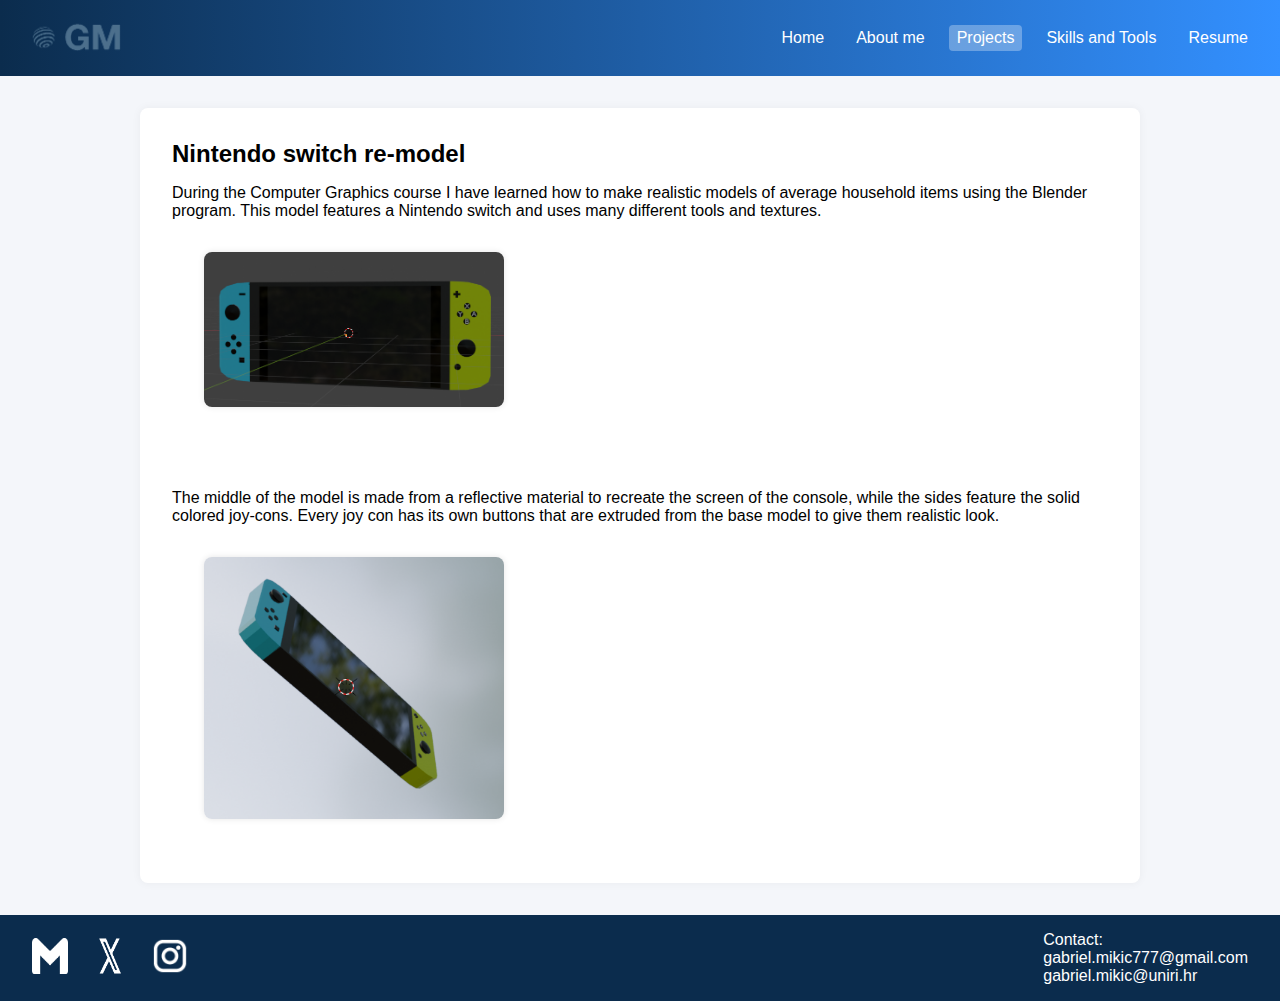
<file: project_switch.html>
<!DOCTYPE html>
<html lang="en">
<head>
  <meta charset="UTF-8" />
  <meta name="viewport" content="width=device-width, initial-scale=1.0"/>
  <title>Nintendo Switch Re-model - Gabriel Mikić</title>
  <link rel="stylesheet" href="project_switch.css" />
</head>
<body>
  <header>
    <div class="header-container">
      <div class="logo">
        <a href="index.html">
          <img src="logo2.png" alt="GM Logo" class="logo-img" />
        </a>
      </div>
      <button class="hamburger" onclick="toggleMenu()">☰</button>
      <nav id="nav-links">
        <a href="index.html">Home</a>
        <a href="about.html">About me</a>
        <a href="projects.html" class="active">Projects</a>
        <a href="skills.html">Skills and Tools</a>
        <a href="resume.html">Resume</a>
      </nav>
    </div>
  </header>

  <main>
    <div class="project-detail-container">
      <h2>Nintendo switch re-model</h2>
      <div class="description-block">
  <p>
    During the Computer Graphics course I have learned how to make realistic models of average household items using the Blender program.
    This model features a Nintendo switch and uses many different tools and textures.
  </p>
  <br>
  <img src="switch1.png" alt="Switch model overview" />
</div>

<div class="description-block">
  <br>
  <p>
    The middle of the model is made from a reflective material to recreate the screen of the console, while the sides feature the solid colored joy-cons.
    Every joy con has its own buttons that are extruded from the base model to give them realistic look.
  </p>
  <br>
  <img src="switch2.png" alt="Switch angled render" />
</div>
    </div>
  </main>

  <footer>
    <div class="socials">
  <a href="https://mail.google.com" target="_blank">
    <img src="mail.png" alt="Gmail" class="social-icon" />
  </a>
  <a href="https://twitter.com" target="_blank">
    <img src="x.png" alt="X (Twitter)" class="social-icon" />
  </a>
  <a href="https://instagram.com" target="_blank">
    <img src="ig.png" alt="Instagram" class="social-icon" />
  </a>
</div>
    <div class="contact">
      <p>Contact:</p>
      <p>gabriel.mikic777@gmail.com</p>
      <p>gabriel.mikic@uniri.hr</p>
    </div>
  </footer>

  <script>
    function toggleMenu() {
      const nav = document.getElementById("nav-links");
      nav.classList.toggle("open");
    }
  </script>
</body>
</html>
</file>
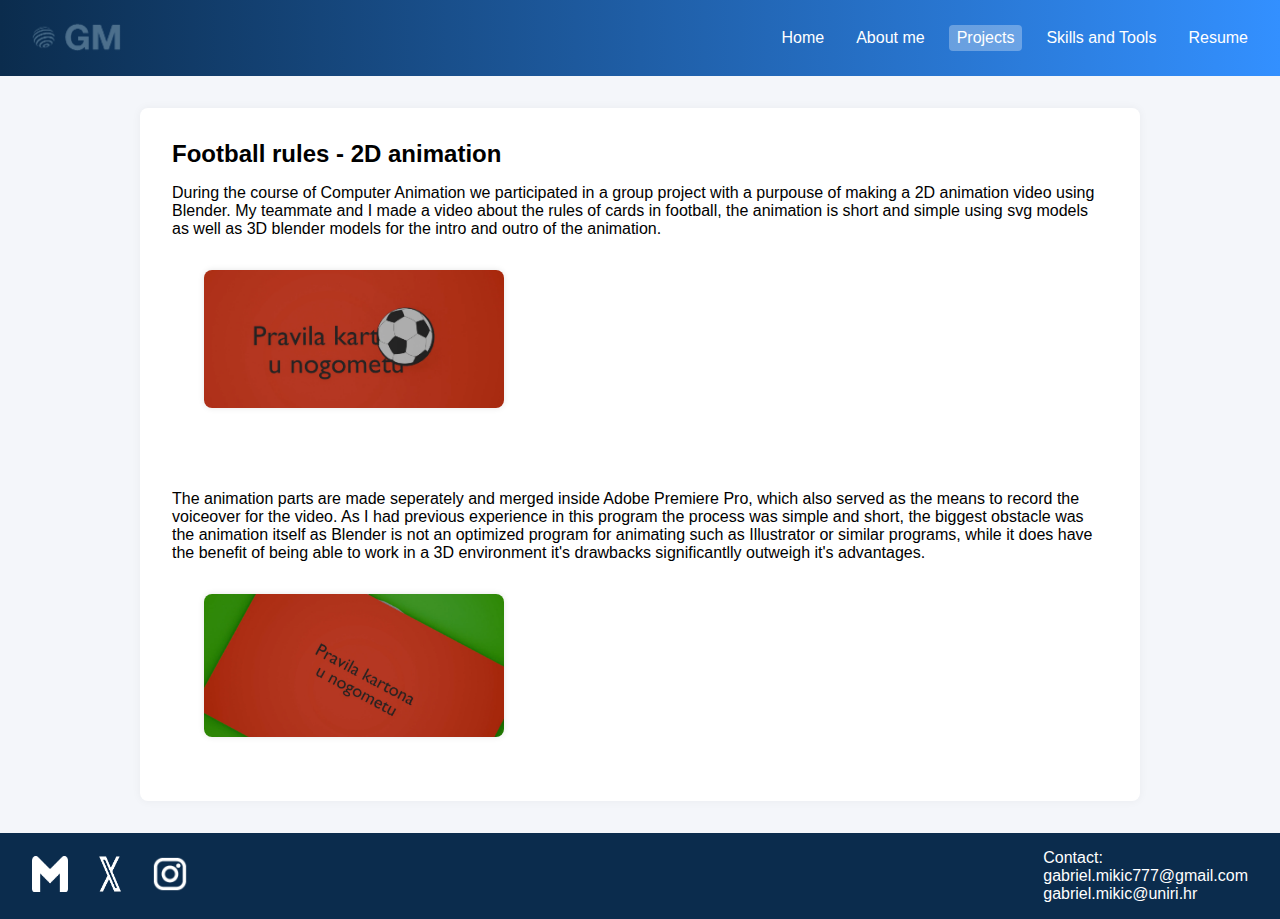
<file: project_video.html>
<!DOCTYPE html>
<html lang="en">
<head>
  <meta charset="UTF-8" />
  <meta name="viewport" content="width=device-width, initial-scale=1.0"/>
  <title>2D animation - Gabriel Mikić</title>
  <link rel="stylesheet" href="project_switch.css" />
</head>
<body>
  <header>
    <div class="header-container">
      <div class="logo">
        <a href="index.html">
          <img src="logo2.png" alt="GM Logo" class="logo-img" />
        </a>
      </div>
      <button class="hamburger" onclick="toggleMenu()">☰</button>
      <nav id="nav-links">
        <a href="index.html">Home</a>
        <a href="about.html">About me</a>
        <a href="projects.html" class="active">Projects</a>
        <a href="skills.html">Skills and Tools</a>
        <a href="resume.html">Resume</a>
      </nav>
    </div>
  </header>

  <main>
    <div class="project-detail-container">
      <h2>Football rules - 2D animation</h2>
      <div class="description-block">
  <p>
   During the course of Computer Animation we participated in a group project with a purpouse of making a 2D animation video using Blender. My teammate and I made a video about the rules of cards in football,
   the animation is short and simple using svg models as well as 3D blender models for the intro and outro of the animation. 
  </p>
  <br>
  <img src="video2.png" alt="Intro frame" />
</div>

<div class="description-block">
  <br>
  <p>
    The animation parts are made seperately and merged inside Adobe Premiere Pro, which also served as the means to record the voiceover for the video. As I had previous experience in this program the process was simple 
	and short, the biggest obstacle was the animation itself as Blender is not an optimized program for animating such as Illustrator or similar programs, while it does have the benefit of being able to work in a 3D environment 
	it's drawbacks significantlly outweigh it's advantages.
  </p>
  <br>
  <img src="video1.png" alt="Intro frame 2" />
</div>
    </div>
  </main>

  <footer>
    <div class="socials">
  <a href="https://mail.google.com" target="_blank">
    <img src="mail.png" alt="Gmail" class="social-icon" />
  </a>
  <a href="https://twitter.com" target="_blank">
    <img src="x.png" alt="X (Twitter)" class="social-icon" />
  </a>
  <a href="https://instagram.com" target="_blank">
    <img src="ig.png" alt="Instagram" class="social-icon" />
  </a>
</div>
    <div class="contact">
      <p>Contact:</p>
      <p>gabriel.mikic777@gmail.com</p>
      <p>gabriel.mikic@uniri.hr</p>
    </div>
  </footer>

  <script>
    function toggleMenu() {
      const nav = document.getElementById("nav-links");
      nav.classList.toggle("open");
    }
  </script>
</body>
</html>
</file>
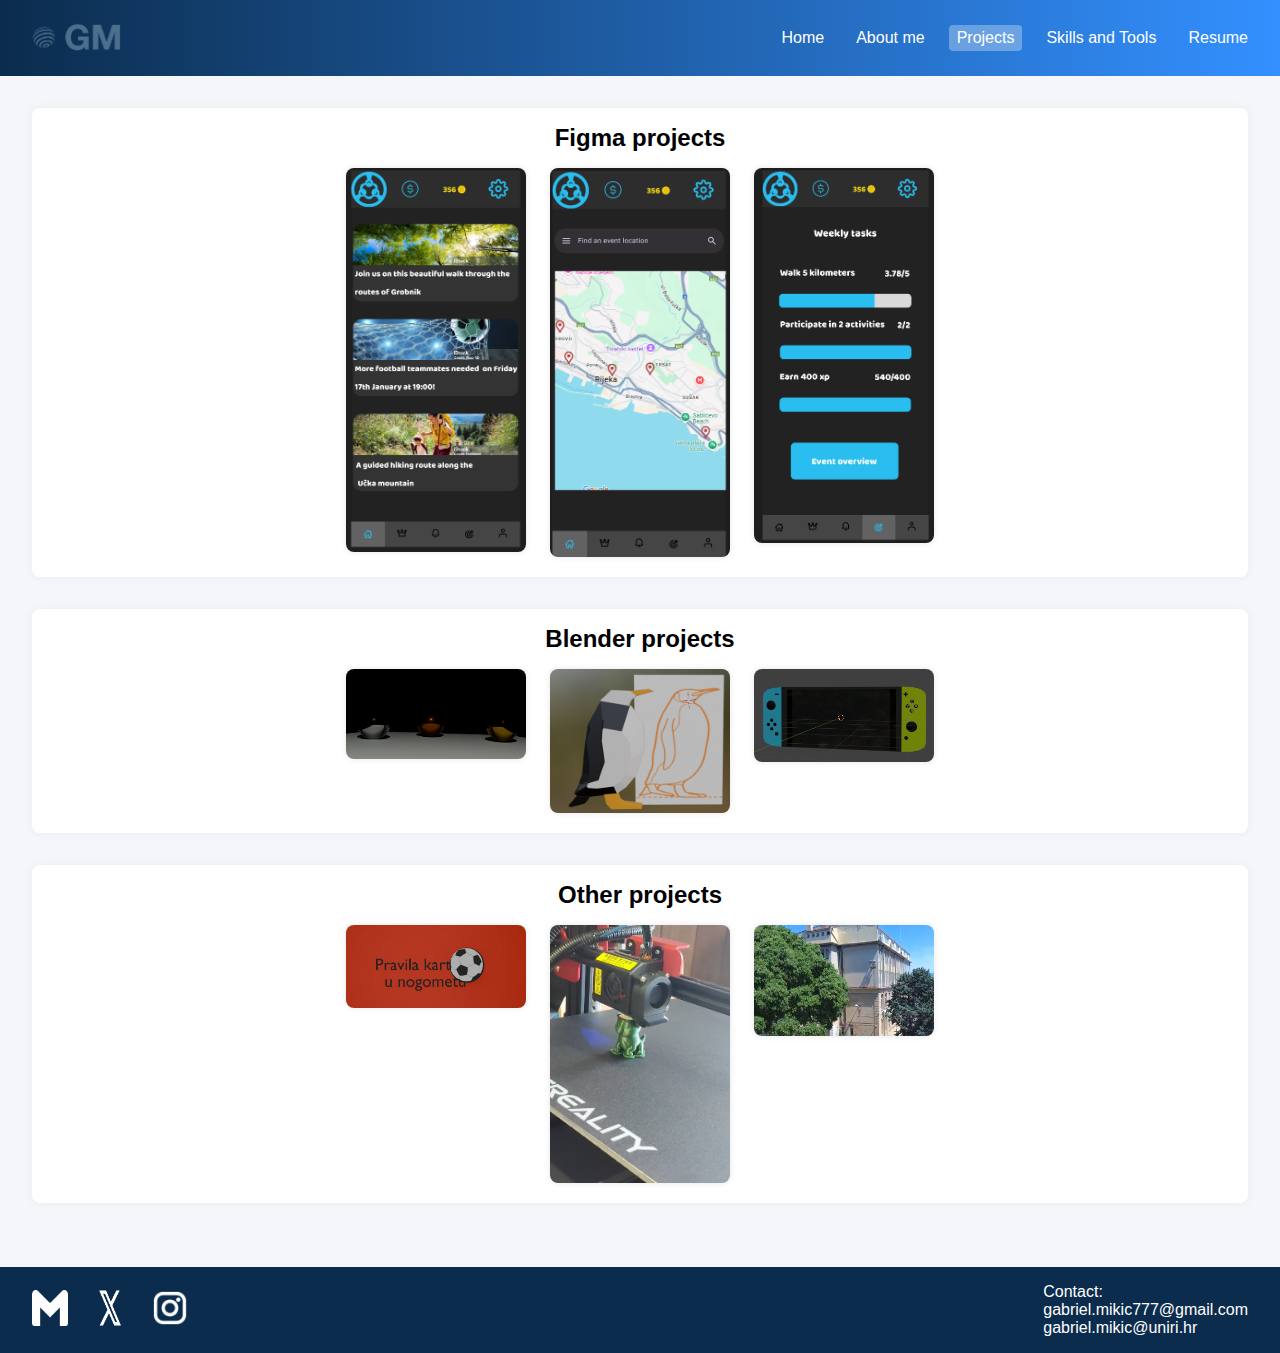
<file: projects.html>
<!DOCTYPE html>
<html lang="en">
<head>
  <meta charset="UTF-8" />
  <meta name="viewport" content="width=device-width, initial-scale=1.0"/>
  <title>Projects - Gabriel Mikić</title>
  <link rel="stylesheet" href="projects.css" />
</head>
<body>
  <header>
    <div class="header-container">
      <div class="logo">
  <a href="index.html"> <img src="logo2.png" alt="GM Logo" class="logo-img" /> </a> </div>

      <button class="hamburger" onclick="toggleMenu()">☰</button>
      <nav id="nav-links">
        <a href="index.html">Home</a>
        <a href="about.html">About me</a>
        <a href="projects.html" class="active">Projects</a>
        <a href="skills.html">Skills and Tools</a>
        <a href="resume.html">Resume</a>
      </nav>
    </div>
  </header>

  <main>
    <section class="project-section">
      <h2>Figma projects</h2>
      <div class="project-gallery">
        <a href="project_mf.html"> <img src="motimate.png" alt="MoveUs UI 1" /> </a>
        <a href="project_mm.html"><img src="motimap.png" alt="MoveUs UI 2" /> </a>
        <a href="project_mt.html"><img src="motasks.png" alt="MoveUs UI 3" /> </a>
      </div>
    </section>

    <section class="project-section">
      <h2>Blender projects</h2>
      <div class="project-gallery">
        <a href="project_light.html"> <img src="balls.png" alt="Blender project" /> </a>
        <a href="project_penguin.html"> <img src="penguin.png" alt="Penguin model" /> </a>
        <a href="project_switch.html"> <img src="switch1.png" alt="Nintendo Switch model" /> </a>
      </div>
    </section>

    <section class="project-section">
      <h2>Other projects</h2>
      <div class="project-gallery">
         <a href="project_video.html"><img src="video2.png" alt="Video project" /> </a>
         <a href="project_print.html"><img src="print.png" alt="3D printing project" /> </a>
         <a href="project_drone.html"><img src="school.png" alt="Drone photo" /> </a>
      </div>
    </section>
  </main>

  <footer>
    <div class="socials">
  <a href="https://mail.google.com" target="_blank">
    <img src="mail.png" alt="Gmail" class="social-icon" />
  </a>
  <a href="https://twitter.com" target="_blank">
    <img src="x.png" alt="X (Twitter)" class="social-icon" />
  </a>
  <a href="https://instagram.com" target="_blank">
    <img src="ig.png" alt="Instagram" class="social-icon" />
  </a>
</div>
    <div class="contact">
      <p>Contact:</p>
      <p>gabriel.mikic777@gmail.com</p>
      <p>gabriel.mikic@uniri.hr</p>
    </div>
  </footer>

  <script>
    function toggleMenu() {
      const nav = document.getElementById("nav-links");
      nav.classList.toggle("open");
    }
  </script>
</body>
</html>
</file>
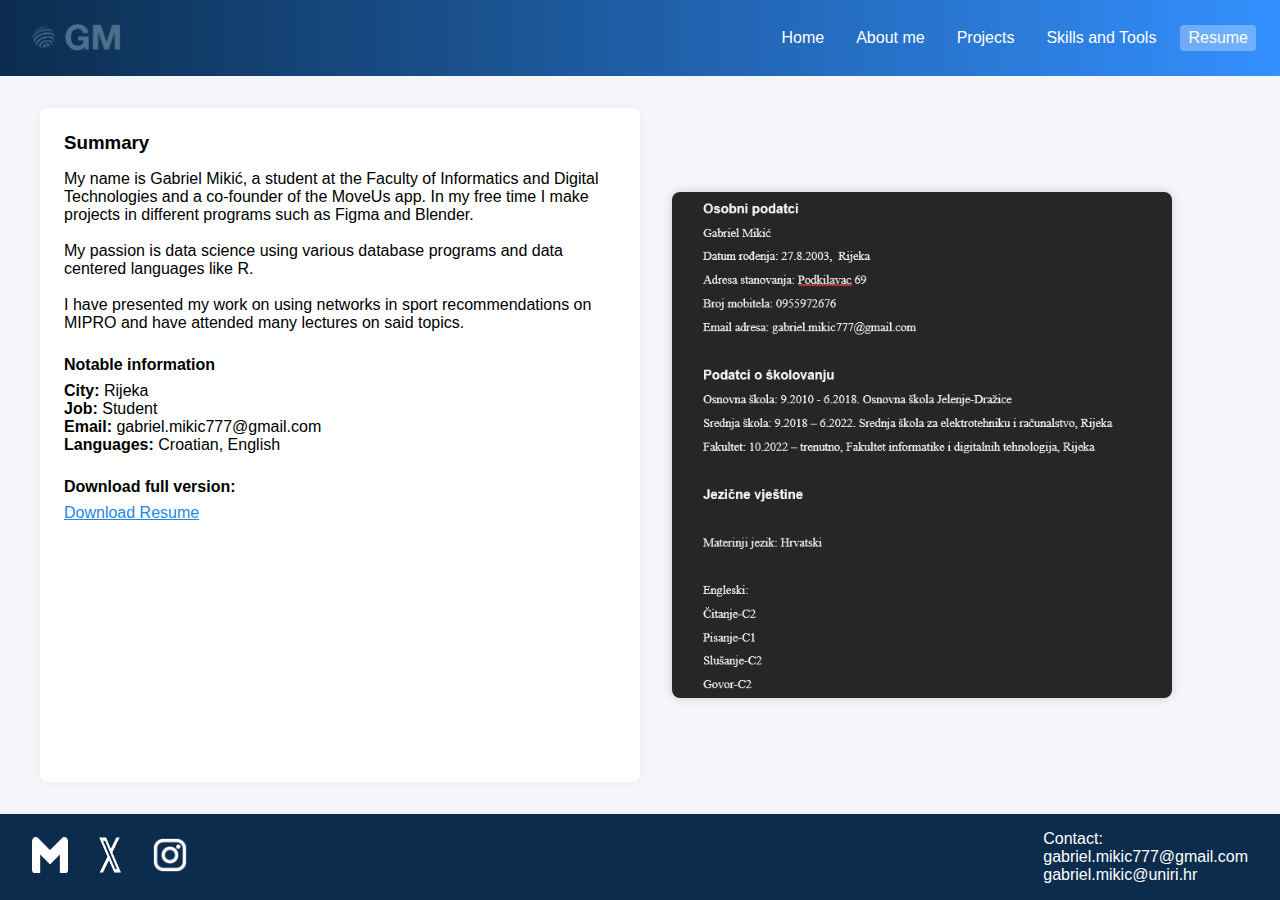
<file: resume.html>
<!DOCTYPE html>
<html lang="en">
<head>
  <meta charset="UTF-8" />
  <meta name="viewport" content="width=device-width, initial-scale=1.0"/>
  <title>Resume - Gabriel Mikić</title>
  <link rel="stylesheet" href="resume.css" />
</head>
<body>
  <header>
    <div class="header-container">
      <div class="logo">
        <a href="index.html">
          <img src="logo2.png" alt="GM Logo" class="logo-img" />
        </a>
      </div>
      <button class="hamburger" onclick="toggleMenu()">☰</button>
      <nav id="nav-links">
        <a href="index.html">Home</a>
        <a href="about.html">About me</a>
        <a href="projects.html">Projects</a>
        <a href="skills.html">Skills and Tools</a>
        <a href="resume.html" class="active">Resume</a>
      </nav>
    </div>
  </header>

  <main>
    <div class="resume-container">
      <div class="resume-left">
        <h3>Summary</h3>
        <p>
          My name is Gabriel Mikić, a student at the Faculty of Informatics and Digital Technologies and a co-founder of the MoveUs app.
          In my free time I make projects in different programs such as Figma and Blender. <br><br> My passion is data science using various
          database programs and data centered languages like R.<br><br>
          I have presented my work on using networks in sport recommendations on MIPRO and have attended many lectures on said topics.
        </p>

        <h4>Notable information</h4>
        <p>
          <strong>City:</strong> Rijeka<br>
          <strong>Job:</strong> Student<br>
          <strong>Email:</strong> gabriel.mikic777@gmail.com<br>
          <strong>Languages:</strong> Croatian, English
        </p>

        <h4>Download full version:</h4>
        <a href="ZivotopisGM.docx" download class="resume-link">Download Resume</a>
      </div>

      <div class="resume-right">
        <img src="resume.png" alt="Resume screenshot" />
      </div>
    </div>
  </main>

  <footer>
    <div class="socials">
  <a href="https://mail.google.com" target="_blank">
    <img src="mail.png" alt="Gmail" class="social-icon" />
  </a>
  <a href="https://twitter.com" target="_blank">
    <img src="x.png" alt="X (Twitter)" class="social-icon" />
  </a>
  <a href="https://instagram.com" target="_blank">
    <img src="ig.png" alt="Instagram" class="social-icon" />
  </a>
</div>
    <div class="contact">
      <p>Contact:</p>
      <p>gabriel.mikic777@gmail.com</p>
      <p>gabriel.mikic@uniri.hr</p>
    </div>
  </footer>

  <script>
    function toggleMenu() {
      const nav = document.getElementById("nav-links");
      nav.classList.toggle("open");
    }
  </script>
</body>
</html>
</file>
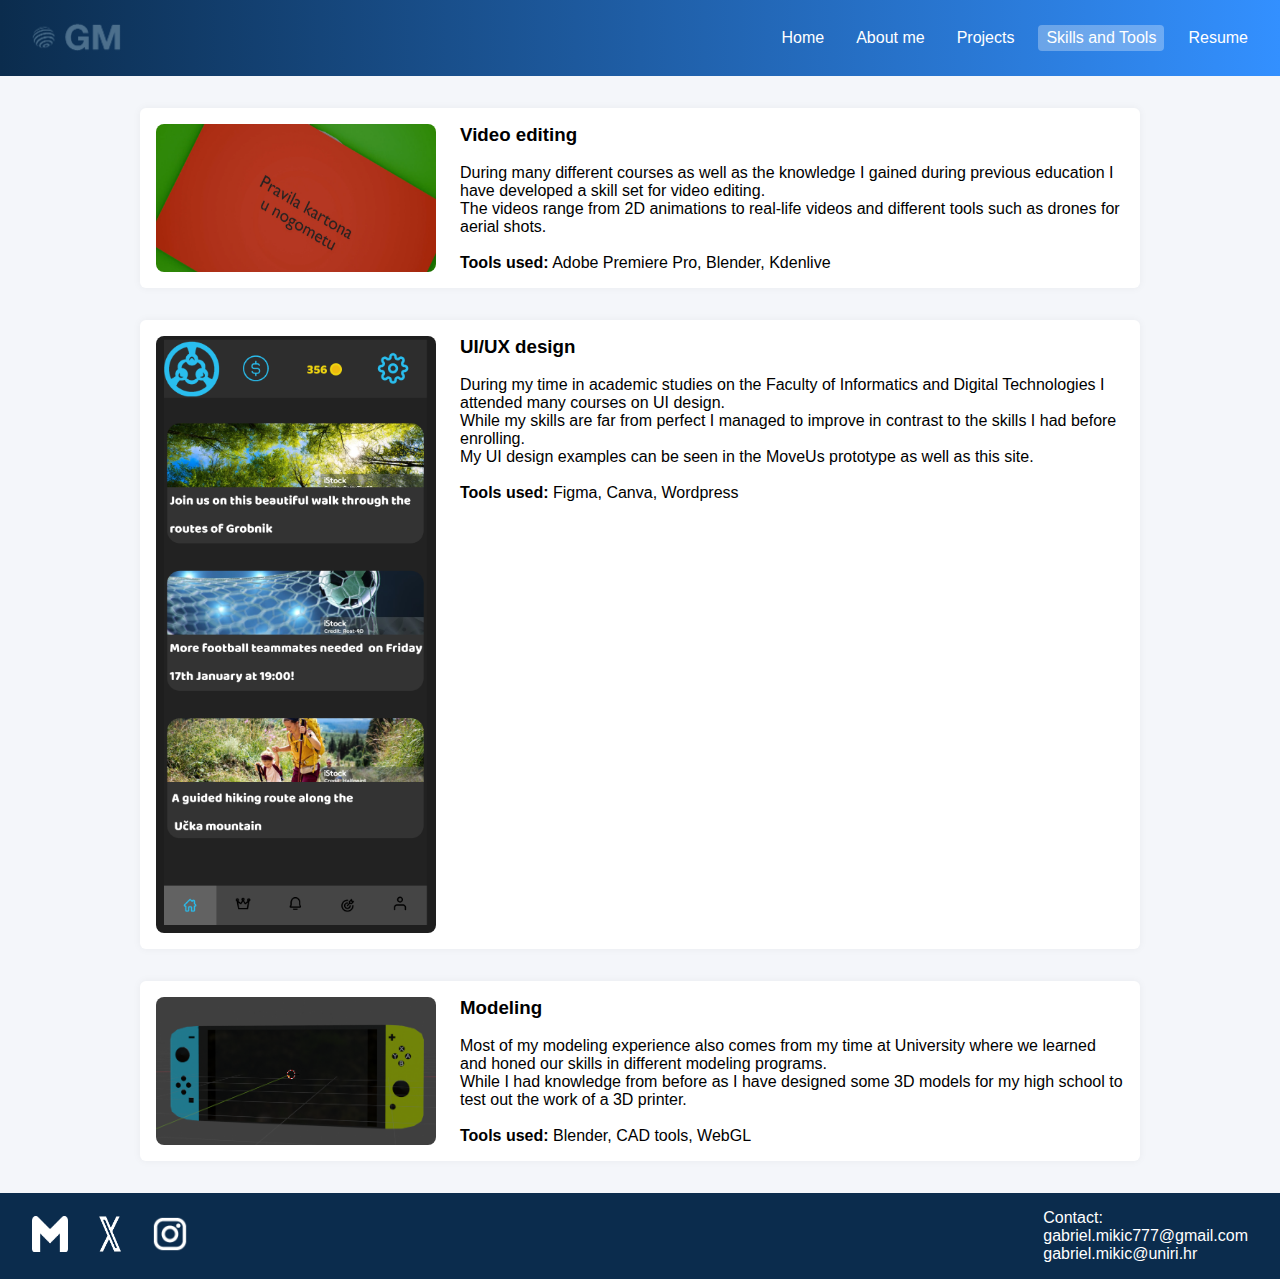
<file: skills.html>
<!DOCTYPE html>
<html lang="en">
<head>
  <meta charset="UTF-8" />
  <meta name="viewport" content="width=device-width, initial-scale=1.0"/>
  <title>Skills and Tools - Gabriel Mikić</title>
  <link rel="stylesheet" href="skills.css" />
</head>
<body>
  <header>
    <div class="header-container">
      <div class="logo">
  <a href="index.html"> <img src="logo2.png" alt="GM Logo" class="logo-img" /> </a> </div>
      <button class="hamburger" onclick="toggleMenu()">☰</button>
      <nav id="nav-links">
        <a href="index.html">Home</a>
        <a href="about.html">About me</a>
        <a href="projects.html">Projects</a>
        <a href="skills.html" class="active">Skills and Tools</a>
        <a href="resume.html">Resume</a>
      </nav>
    </div>
  </header>

  <main>
    <div class="skills-container">
      <div class="skill">
        <img src="video1.png" alt="Video editing thumbnail" />
        <div class="skill-text">
          <h3>Video editing</h3>
		  <br>
          <p>During many different courses as well as the knowledge I gained during previous education I have developed a skill set for video editing.<br>
          The videos range from 2D animations to real-life videos and different tools such as drones for aerial shots.<br><br>
          <strong>Tools used:</strong> Adobe Premiere Pro, Blender, Kdenlive</p>
        </div>
      </div>

      <div class="skill">
        <img src="motimate.png" alt="MoveUs UI design" />
        <div class="skill-text">
          <h3>UI/UX design</h3>
		  <br>
          <p>During my time in academic studies on the Faculty of Informatics and Digital Technologies I attended many courses on UI design.<br>
          While my skills are far from perfect I managed to improve in contrast to the skills I had before enrolling.<br>
          My UI design examples can be seen in the MoveUs prototype as well as this site.<br><br>
          <strong>Tools used:</strong> Figma, Canva, Wordpress</p>
        </div>
      </div>

      <div class="skill">
        <img src="switch1.png" alt="3D Modeling" />
        <div class="skill-text">
          <h3>Modeling</h3>
		  <br>
          <p>Most of my modeling experience also comes from my time at University where we learned and honed our skills in different modeling programs.<br>
          While I had knowledge from before as I have designed some 3D models for my high school to test out the work of a 3D printer.<br>
		  <br>
          <strong>Tools used:</strong> Blender, CAD tools, WebGL</p>
        </div>
      </div>
    </div>
  </main>

  <footer>
    <div class="socials">
  <a href="https://mail.google.com" target="_blank">
    <img src="mail.png" alt="Gmail" class="social-icon" />
  </a>
  <a href="https://twitter.com" target="_blank">
    <img src="x.png" alt="X (Twitter)" class="social-icon" />
  </a>
  <a href="https://instagram.com" target="_blank">
    <img src="ig.png" alt="Instagram" class="social-icon" />
  </a>
</div>
    <div class="contact">
      <p>Contact:</p>
      <p>gabriel.mikic777@gmail.com</p>
      <p>gabriel.mikic@uniri.hr</p>
    </div>
  </footer>

  <script>
    function toggleMenu() {
      const nav = document.getElementById("nav-links");
      nav.classList.toggle("open");
    }
  </script>
</body>
</html>
</file>
<file: styles2.css>
body {
  margin: 0;
  font-family: Arial, sans-serif;
  background-color: #f7f7f7;
}

header {
  display: flex;
  justify-content: space-between;
  align-items: center;
  background: linear-gradient(to right, #0b2c4d, #3390ff);
  padding: 1rem 2rem;
  color: white;
  position: relative;
}

.logo-img {
  height: 40px;
  width: auto;
}

nav {
  display: flex;
  gap: 1rem;
}

nav a {
  color: white;
  text-decoration: none;
  font-weight: 500;
  padding: 0.25rem 0.5rem;
}

nav a:hover {
  text-decoration: underline;
}

nav a.active {
  background-color: rgba(255, 255, 255, 0.3);
  border-radius: 4px;
}

.hamburger {
  display: none;
  font-size: 2rem;
  cursor: pointer;
}

main {
  padding: 1rem;
}

.intro {
  display: flex;
  justify-content: space-between;
  align-items: center;
  flex-wrap: wrap;
  gap: 2rem;
  margin-bottom: 2rem;
}

.intro .text {
  flex: 1 1 300px;
}

.intro .image img {
  width: 100%;
  max-width: 300px;
  border-radius: 8px;
  box-shadow: 0 0 10px #aaa;
}

.works {
  text-align: center;
  padding: 2rem 1rem;
}

.library-btn {
  margin-top: 2rem;
  padding: 0.8rem 2rem;
  font-size: 1rem;
  background-color: #567b91;
  color: white;
  border: none;
  border-radius: 4px;
  cursor: pointer;
}

footer {
  background-color: #0b2c4d;
  color: white;
  display: flex;
  justify-content: space-between;
  padding: 1rem 2rem;
  flex-wrap: wrap;
}

.socials {
  display: flex;
  gap: 1.5rem;
  align-items: center;
}

.social-icon {
  width: 36px;
  height: 36px;
  transition: transform 0.2s ease;
}

.social-icon:hover {
  transform: scale(1.1);
}

.contact p {
  margin: 0;
}
.centered-row {
  display: flex;
  justify-content: center;
  align-items: center;
  gap: 2rem;
  flex-wrap: wrap;
  margin: 2rem auto;
}

.centered-row img {
  max-height: 500px; 
  max-width: 100%;
  border-radius: 10px;
  box-shadow: 0 2px 10px rgba(0, 0, 0, 0.1);
}
.centered-row img:first-child {
  width: 300px; 
  object-fit: contain;
}

.centered-row img:hover {
  transform: scale(1.03);
}
@media (max-width: 768px) {
  .centered-row {
    flex-direction: column;
  }

  .centered-row img {
    width: 90%;
    height: auto;
  }
}


@media (max-width: 768px) {
  .hamburger {
    display: block;
  }

  nav#nav-links {
    display: none;
    flex-direction: column;
    align-items: flex-start;
    position: absolute;
    top: 100%;
    left: 0;
    right: 0;
    width: 100%;
    background-color: #0b2c4d;
    padding: 1rem 1.5rem;
    z-index: 1000;
  }

  nav#nav-links.open {
    display: flex;
  }

  nav#nav-links a {
    width: 100%;
    padding: 0.75rem 0;
    border-bottom: 1px solid rgba(255, 255, 255, 0.2);
  }

  main {
    padding: 1rem;
  }

  .about-container {
    flex-direction: column;
    align-items: center;
  }

  .project {
    flex-direction: column;
    align-items: center;
    text-align: center;
  }

  .project img {
    width: 90%;
  }

  .project-desc {
    width: 100%;
  }

  footer {
    flex-direction: column;
    align-items: center;
    text-align: center;
    gap: 1rem;
  }
}
</file>
<file: about.css>
* {
  box-sizing: border-box;
  margin: 0;
  padding: 0;
}

body, html {
  font-family: Arial, sans-serif;
  min-height: 100vh;
  display: flex;
  flex-direction: column;
}

header {
  background: linear-gradient(to right, #0b2c4d, #3390ff);
  color: white;
}

.header-container {
  display: flex;
  justify-content: space-between;
  align-items: center;
  padding: 1rem 1.5rem;
  position: relative;
}

.logo-img {
  height: 40px;
  width: auto;
}

.hamburger {
  background: none;
  border: none;
  color: white;
  font-size: 2rem;
  display: none;
  cursor: pointer;
}

nav#nav-links {
  display: flex;
  gap: 1rem;
}

nav a {
  color: white;
  text-decoration: none;
  font-weight: 500;
  padding: 0.25rem 0.5rem;
}

nav a.active {
  background-color: rgba(255, 255, 255, 0.3);
  border-radius: 4px;
}

main {
  flex: 1;
  padding: 2rem;
  display: flex;
  justify-content: center;
  background-color: #f4f6fa;
}

.about-container {
  display: flex;
  max-width: 1200px;
  gap: 2rem;
  flex-wrap: wrap;
  width: 100%;
}

.about-left {
  flex: 1;
  min-width: 280px;
  max-width: 350px;
  display: flex;
  flex-direction: column;
  gap: 1rem;
}

.profile-img {
  width: 100%;
  border-radius: 8px;
  box-shadow: 0 0 10px #ccc;
}

.bio {
  background-color: #fff;
  padding: 1rem;
  border-radius: 6px;
  box-shadow: 0 0 5px rgba(0,0,0,0.1);
}

.about-right {
  flex: 2;
  min-width: 300px;
  display: flex;
  flex-direction: column;
  gap: 2rem;
}

.project {
  display: flex;
  gap: 1.5rem;
  align-items: flex-start;
  flex-wrap: wrap;
  background: white;
  padding: 1rem;
  border-radius: 6px;
  box-shadow: 0 0 8px rgba(0,0,0,0.05);
}

.project img {
  width: 280px;
  border-radius: 8px;
}

footer {
  background-color: #0b2c4d;
  color: white;
  padding: 1rem 2rem;
  display: flex;
  justify-content: space-between;
  flex-wrap: wrap;
}
.socials {
  display: flex;
  gap: 1.5rem;
  align-items: center;
}

.social-icon {
  width: 36px;
  height: 36px;
  transition: transform 0.2s ease;
}

.social-icon:hover {
  transform: scale(1.1);
}

@media (max-width: 768px) {
  .hamburger {
    display: block;
  }

  nav#nav-links {
    display: none;
    flex-direction: column;
    align-items: flex-start;
    position: absolute;
    top: 100%;
    left: 0;
    right: 0;
    width: 100%;
    background-color: #0b2c4d;
    padding: 1rem 1.5rem;
    z-index: 1000;
  }

  nav#nav-links.open {
    display: flex;
  }

  nav#nav-links a {
    width: 100%;
    padding: 0.75rem 0;
    border-bottom: 1px solid rgba(255, 255, 255, 0.2);
  }

  main {
    padding: 1rem;
  }

  .about-container {
    flex-direction: column;
    align-items: center;
  }

  .project {
    flex-direction: column;
    align-items: center;
    text-align: center;
  }

  .project img {
    width: 90%;
  }

  .project-desc {
    width: 100%;
  }

  footer {
    flex-direction: column;
    align-items: center;
    text-align: center;
    gap: 1rem;
  }
}
</file>
<file: project_switch.css>
* {
  box-sizing: border-box;
  margin: 0;
  padding: 0;
}

body, html {
  font-family: Arial, sans-serif;
  min-height: 100vh;
  display: flex;
  flex-direction: column;
}

header {
  background: linear-gradient(to right, #0b2c4d, #3390ff);
  color: white;
}

.header-container {
  display: flex;
  justify-content: space-between;
  align-items: center;
  padding: 1rem 1.5rem;
  position: relative;
}

.logo-img {
  height: 40px;
  width: auto;
}

.hamburger {
  background: none;
  border: none;
  color: white;
  font-size: 2rem;
  display: none;
  cursor: pointer;
}

nav#nav-links {
  display: flex;
  gap: 1rem;
}

nav a {
  color: white;
  text-decoration: none;
  font-weight: 500;
  padding: 0.25rem 0.5rem;
}

nav a.active {
  background-color: rgba(255, 255, 255, 0.3);
  border-radius: 4px;
}
.socials {
  display: flex;
  gap: 1.5rem;
  align-items: center;
}

.social-icon {
  width: 36px;
  height: 36px;
  transition: transform 0.2s ease;
}

.social-icon:hover {
  transform: scale(1.1);
}

main {
  flex: 1;
  padding: 2rem;
  background-color: #f4f6fa;
  display: flex;
  justify-content: center;
}

.project-detail-container {
  max-width: 1000px;
  width: 100%;
  background: white;
  padding: 2rem;
  border-radius: 8px;
  box-shadow: 0 0 10px rgba(0,0,0,0.05);
}

.project-detail-container h2 {
  margin-bottom: 1rem;
}

.description-block {
  display: flex;
  gap: 2rem;
  align-items: flex-start;
  margin-bottom: 2rem;
  flex-wrap: wrap;
}

.description-block img {
  width: 300px;
  border-radius: 8px;
  box-shadow: 0 0 6px rgba(0,0,0,0.1);
}

@media (max-width: 768px) {
  .description-block {
    flex-direction: column;
    align-items: center;
    text-align: center;
  }

  .description-block img {
    width: 90%;
  }
}

footer {
  background-color: #0b2c4d;
  color: white;
  padding: 1rem 2rem;
  display: flex;
  justify-content: space-between;
  flex-wrap: wrap;
}

@media (max-width: 768px) {
  .hamburger {
    display: block;
  }

  nav#nav-links {
    display: none;
    flex-direction: column;
    align-items: flex-start;
    position: absolute;
    top: 100%;
    left: 0;
    right: 0;
    width: 100%;
    background-color: #0b2c4d;
    padding: 1rem 1.5rem;
    z-index: 1000;
  }

  nav#nav-links.open {
    display: flex;
  }

  nav#nav-links a {
    width: 100%;
    padding: 0.75rem 0;
    border-bottom: 1px solid rgba(255, 255, 255, 0.2);
  }

  main {
    padding: 1rem;
  }

  footer {
    flex-direction: column;
    align-items: center;
    text-align: center;
    gap: 1rem;
  }
}
</file>
<file: projects.css>
* {
  box-sizing: border-box;
  margin: 0;
  padding: 0;
}

body, html {
  font-family: Arial, sans-serif;
  min-height: 100vh;
  display: flex;
  flex-direction: column;
}

header {
  background: linear-gradient(to right, #0b2c4d, #3390ff);
  color: white;
}

.header-container {
  display: flex;
  justify-content: space-between;
  align-items: center;
  padding: 1rem 1.5rem;
  position: relative;
}


.logo-img {
  height: 40px;
  width: auto;
}


.hamburger {
  background: none;
  border: none;
  color: white;
  font-size: 2rem;
  display: none;
  cursor: pointer;
}

nav#nav-links {
  display: flex;
  gap: 1rem;
}

nav a {
  color: white;
  text-decoration: none;
  font-weight: 500;
  padding: 0.25rem 0.5rem;
}

nav a.active {
  background-color: rgba(255, 255, 255, 0.3);
  border-radius: 4px;
}
.socials {
  display: flex;
  gap: 1.5rem;
  align-items: center;
}

.social-icon {
  width: 36px;
  height: 36px;
  transition: transform 0.2s ease;
}

.social-icon:hover {
  transform: scale(1.1);
}

main {
  flex: 1;
  padding: 2rem;
  background-color: #f4f6fa;
}

.project-section {
  margin-bottom: 2rem;
  background-color: white;
  padding: 1rem;
  border-radius: 8px;
  box-shadow: 0 0 10px rgba(0,0,0,0.05);
}

.project-section h2 {
  text-align: center;
  margin-bottom: 1rem;
}

.project-section img:hover {
  transform: scale(1.03);
}

.project-gallery {
  display: flex;
  justify-content: center;
  gap: 1.5rem;
  flex-wrap: wrap;
}

@media (max-width: 768px) {
  .project-gallery {
    flex-direction: column;
    align-items: center;
  }
}


.project-gallery img {
  width: 180px;
  border-radius: 8px;
  box-shadow: 0 0 6px rgba(0,0,0,0.1);
}

footer {
  background-color: #0b2c4d;
  color: white;
  padding: 1rem 2rem;
  display: flex;
  justify-content: space-between;
  flex-wrap: wrap;
}

@media (max-width: 768px) {
  .hamburger {
    display: block;
  }

  nav#nav-links {
    display: none;
    flex-direction: column;
    align-items: flex-start;
    position: absolute;
    top: 100%;
    left: 0;
    right: 0;
    width: 100%;
    background-color: #0b2c4d;
    padding: 1rem 1.5rem;
    z-index: 1000;
  }

  nav#nav-links.open {
    display: flex;
  }

  nav#nav-links a {
    width: 100%;
    padding: 0.75rem 0;
    border-bottom: 1px solid rgba(255, 255, 255, 0.2);
  }

  .project-gallery {
    justify-content: center;
  }

  footer {
    flex-direction: column;
    align-items: center;
    text-align: center;
    gap: 1rem;
  }
}
</file>
<file: resume.css>
* {
  box-sizing: border-box;
  margin: 0;
  padding: 0;
}

body, html {
  font-family: Arial, sans-serif;
  min-height: 100vh;
  display: flex;
  flex-direction: column;
}

header {
  background: linear-gradient(to right, #0b2c4d, #3390ff);
  color: white;
}

.header-container {
  display: flex;
  justify-content: space-between;
  align-items: center;
  padding: 1rem 1.5rem;
  position: relative;
}

.logo-img {
  height: 40px;
  width: auto;
}

.hamburger {
  background: none;
  border: none;
  color: white;
  font-size: 2rem;
  display: none;
  cursor: pointer;
}

nav#nav-links {
  display: flex;
  gap: 1rem;
}

nav a {
  color: white;
  text-decoration: none;
  font-weight: 500;
  padding: 0.25rem 0.5rem;
}

nav a.active {
  background-color: rgba(255, 255, 255, 0.3);
  border-radius: 4px;
}
.socials {
  display: flex;
  gap: 1.5rem;
  align-items: center;
}

.social-icon {
  width: 36px;
  height: 36px;
  transition: transform 0.2s ease;
}

.social-icon:hover {
  transform: scale(1.1);
}

main {
  flex: 1;
  padding: 2rem;
  background-color: #f4f6fa;
  display: flex;
  justify-content: center;
}

.resume-container {
  display: flex;
  gap: 2rem;
  flex-wrap: wrap;
  max-width: 1200px;
  width: 100%;
}

.resume-left {
  flex: 1;
  min-width: 280px;
  max-width: 600px;
  background-color: white;
  padding: 1.5rem;
  border-radius: 8px;
  box-shadow: 0 0 10px rgba(0,0,0,0.05);
}

.resume-left h3 {
  margin-bottom: 1rem;
}

.resume-left h4 {
  margin-top: 1.5rem;
  margin-bottom: 0.5rem;
}

.resume-link {
  color: #1e88e5;
  text-decoration: underline;
}

.resume-right {
  flex: 1;
  min-width: 280px;
  max-width: 500px;
  display: flex;
  align-items: center;
  justify-content: center;
}

.resume-right img {
  width: 100%;
  border-radius: 8px;
  box-shadow: 0 0 10px #ccc;
}

footer {
  background-color: #0b2c4d;
  color: white;
  padding: 1rem 2rem;
  display: flex;
  justify-content: space-between;
  flex-wrap: wrap;
}

@media (max-width: 768px) {
  .hamburger {
    display: block;
  }

  nav#nav-links {
    display: none;
    flex-direction: column;
    align-items: flex-start;
    position: absolute;
    top: 100%;
    left: 0;
    right: 0;
    width: 100%;
    background-color: #0b2c4d;
    padding: 1rem 1.5rem;
    z-index: 1000;
  }

  nav#nav-links.open {
    display: flex;
  }

  nav#nav-links a {
    width: 100%;
    padding: 0.75rem 0;
    border-bottom: 1px solid rgba(255, 255, 255, 0.2);
  }

  main {
    padding: 1rem;
  }

  .resume-container {
    flex-direction: column;
    align-items: center;
  }

  footer {
    flex-direction: column;
    align-items: center;
    text-align: center;
    gap: 1rem;
  }
}
</file>
<file: skills.css>
* {
  box-sizing: border-box;
  margin: 0;
  padding: 0;
}

body, html {
  font-family: Arial, sans-serif;
  min-height: 100vh;
  display: flex;
  flex-direction: column;
}

header {
  background: linear-gradient(to right, #0b2c4d, #3390ff);
  color: white;
}

.header-container {
  display: flex;
  justify-content: space-between;
  align-items: center;
  padding: 1rem 1.5rem;
  position: relative;
}

.logo-img {
  height: 40px;
  width: auto;
}

.hamburger {
  background: none;
  border: none;
  color: white;
  font-size: 2rem;
  display: none;
  cursor: pointer;
}

nav#nav-links {
  display: flex;
  gap: 1rem;
}

nav a {
  color: white;
  text-decoration: none;
  font-weight: 500;
  padding: 0.25rem 0.5rem;
}

nav a.active {
  background-color: rgba(255, 255, 255, 0.3);
  border-radius: 4px;
}
.socials {
  display: flex;
  gap: 1.5rem;
  align-items: center;
}

.social-icon {
  width: 36px;
  height: 36px;
  transition: transform 0.2s ease;
}

.social-icon:hover {
  transform: scale(1.1);
}

main {
  flex: 1;
  padding: 2rem;
  background-color: #f4f6fa;
  display: flex;
  justify-content: center;
}

.skills-container {
  display: flex;
  flex-direction: column;
  gap: 2rem;
  max-width: 1000px;
  width: 100%;
}

.skill {
  background-color: white;
  display: flex;
  flex-wrap: wrap;
  gap: 1.5rem;
  padding: 1rem;
  border-radius: 6px;
  box-shadow: 0 0 8px rgba(0,0,0,0.05);
}

.skill img {
  width: 280px;
  border-radius: 8px;
}

.skill-text {
  flex: 1;
  min-width: 250px;
}

footer {
  background-color: #0b2c4d;
  color: white;
  padding: 1rem 2rem;
  display: flex;
  justify-content: space-between;
  flex-wrap: wrap;
}

@media (max-width: 768px) {
  .hamburger {
    display: block;
  }

  nav#nav-links {
    display: none;
    flex-direction: column;
    align-items: flex-start;
    position: absolute;
    top: 100%;
    left: 0;
    right: 0;
    width: 100%;
    background-color: #0b2c4d;
    padding: 1rem 1.5rem;
    z-index: 1000;
  }

  nav#nav-links.open {
    display: flex;
  }

  nav#nav-links a {
    width: 100%;
    padding: 0.75rem 0;
    border-bottom: 1px solid rgba(255, 255, 255, 0.2);
  }

  .skill {
    flex-direction: column;
    align-items: center;
    text-align: center;
  }

  .skill img {
    width: 90%;
  }

  .skill-text {
    width: 100%;
  }

  footer {
    flex-direction: column;
    align-items: center;
    text-align: center;
    gap: 1rem;
  }
}
</file>
